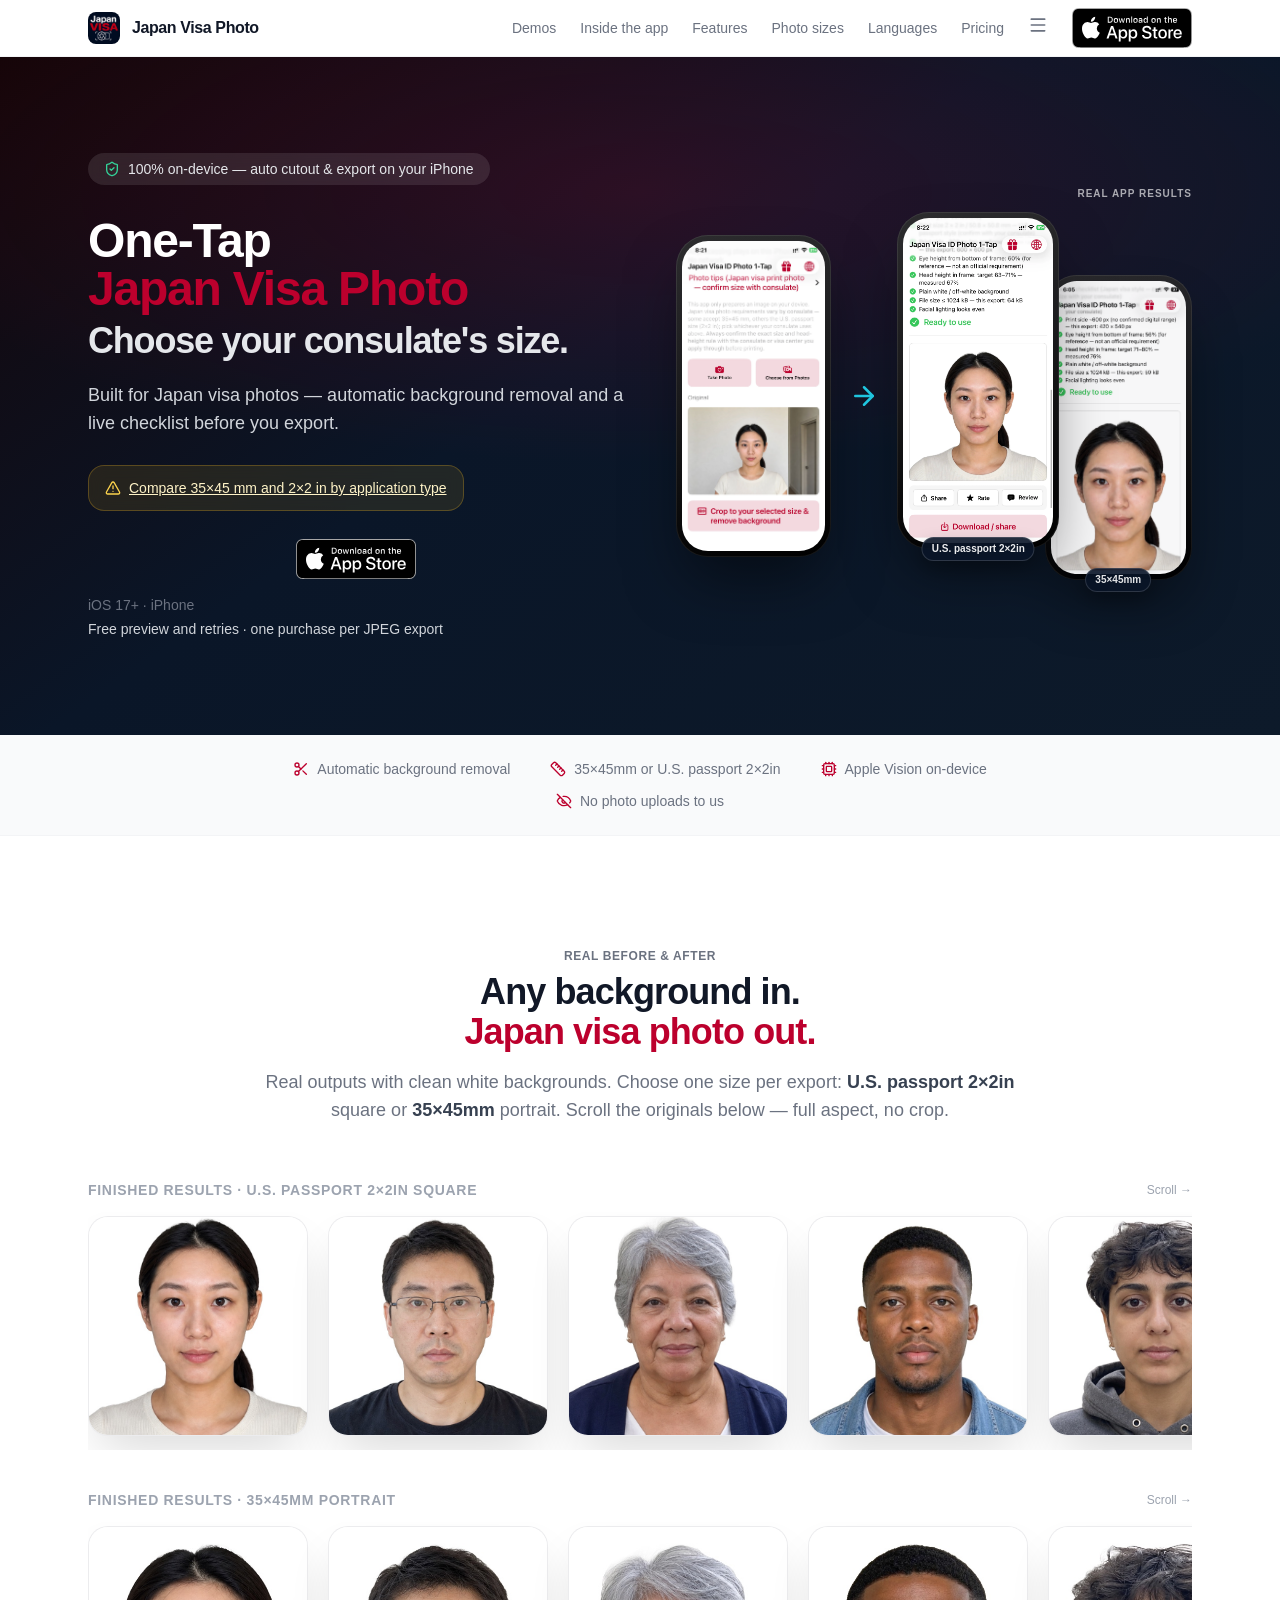
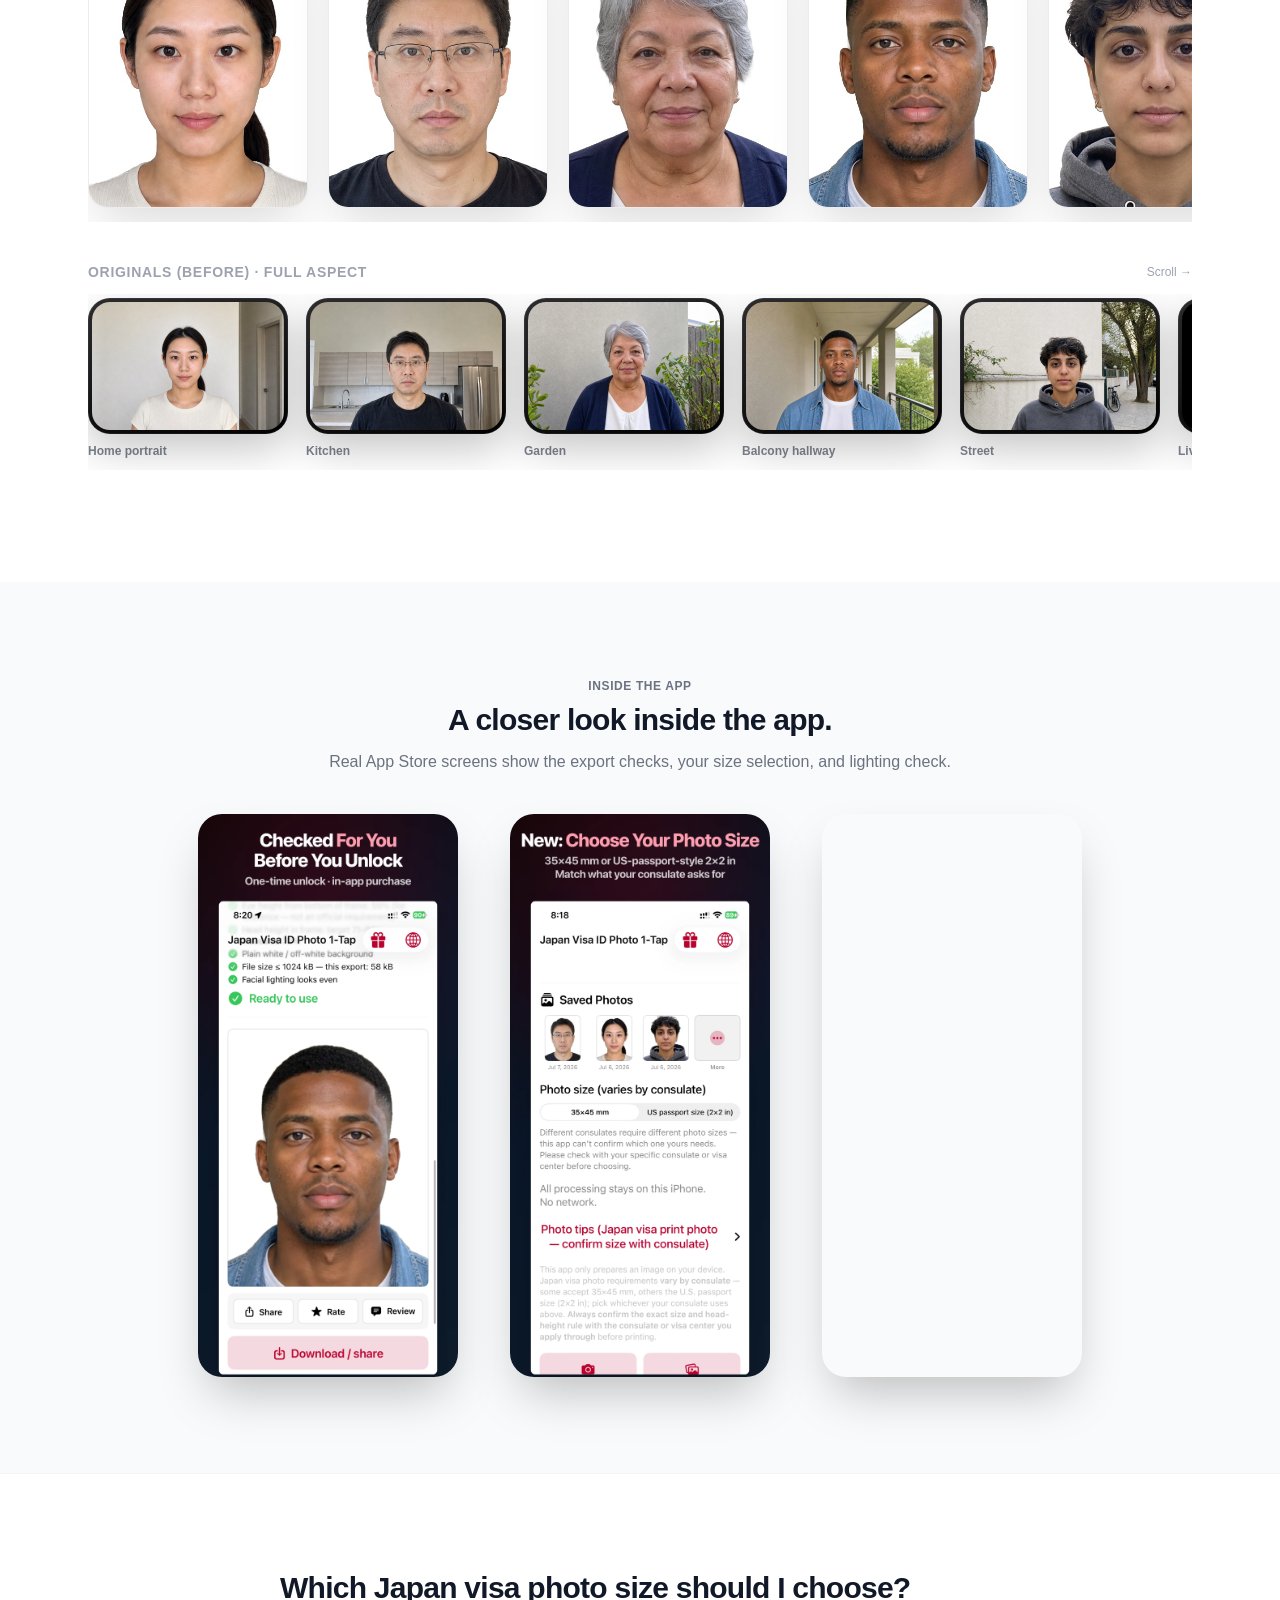
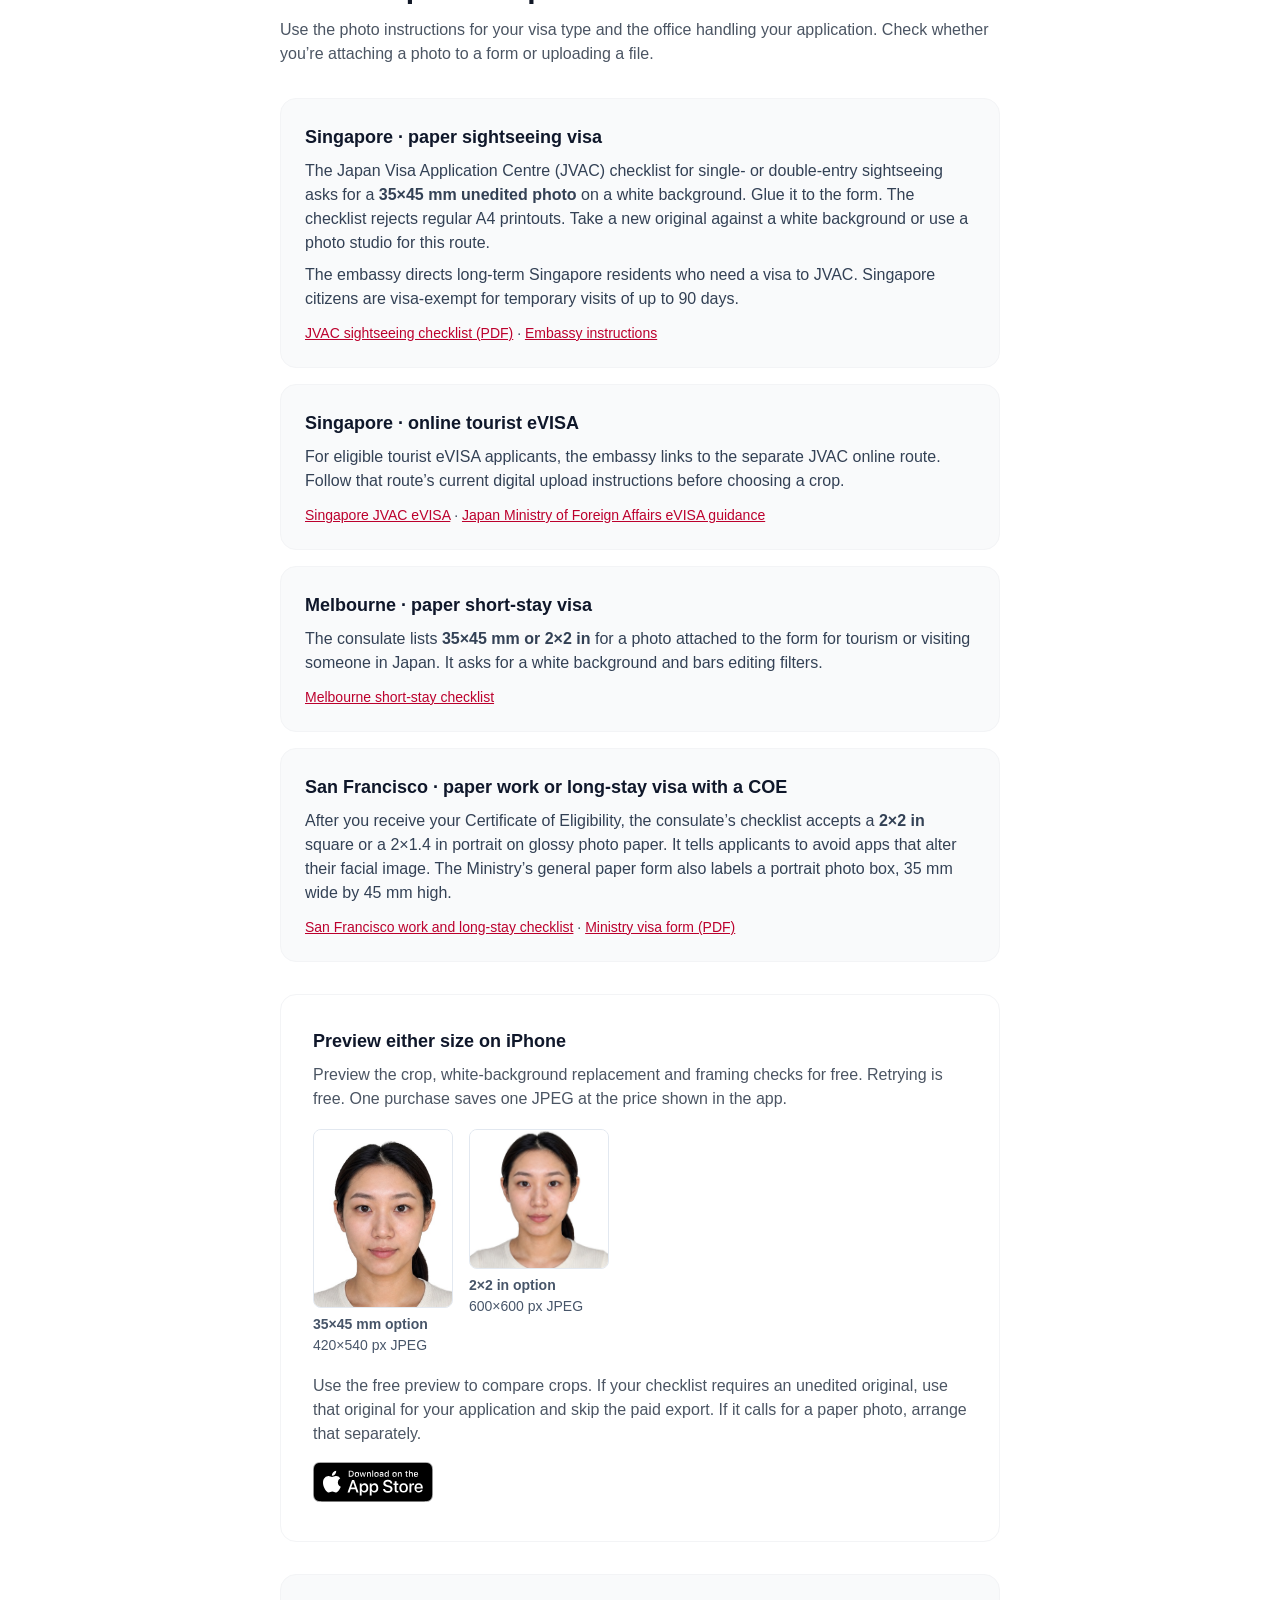
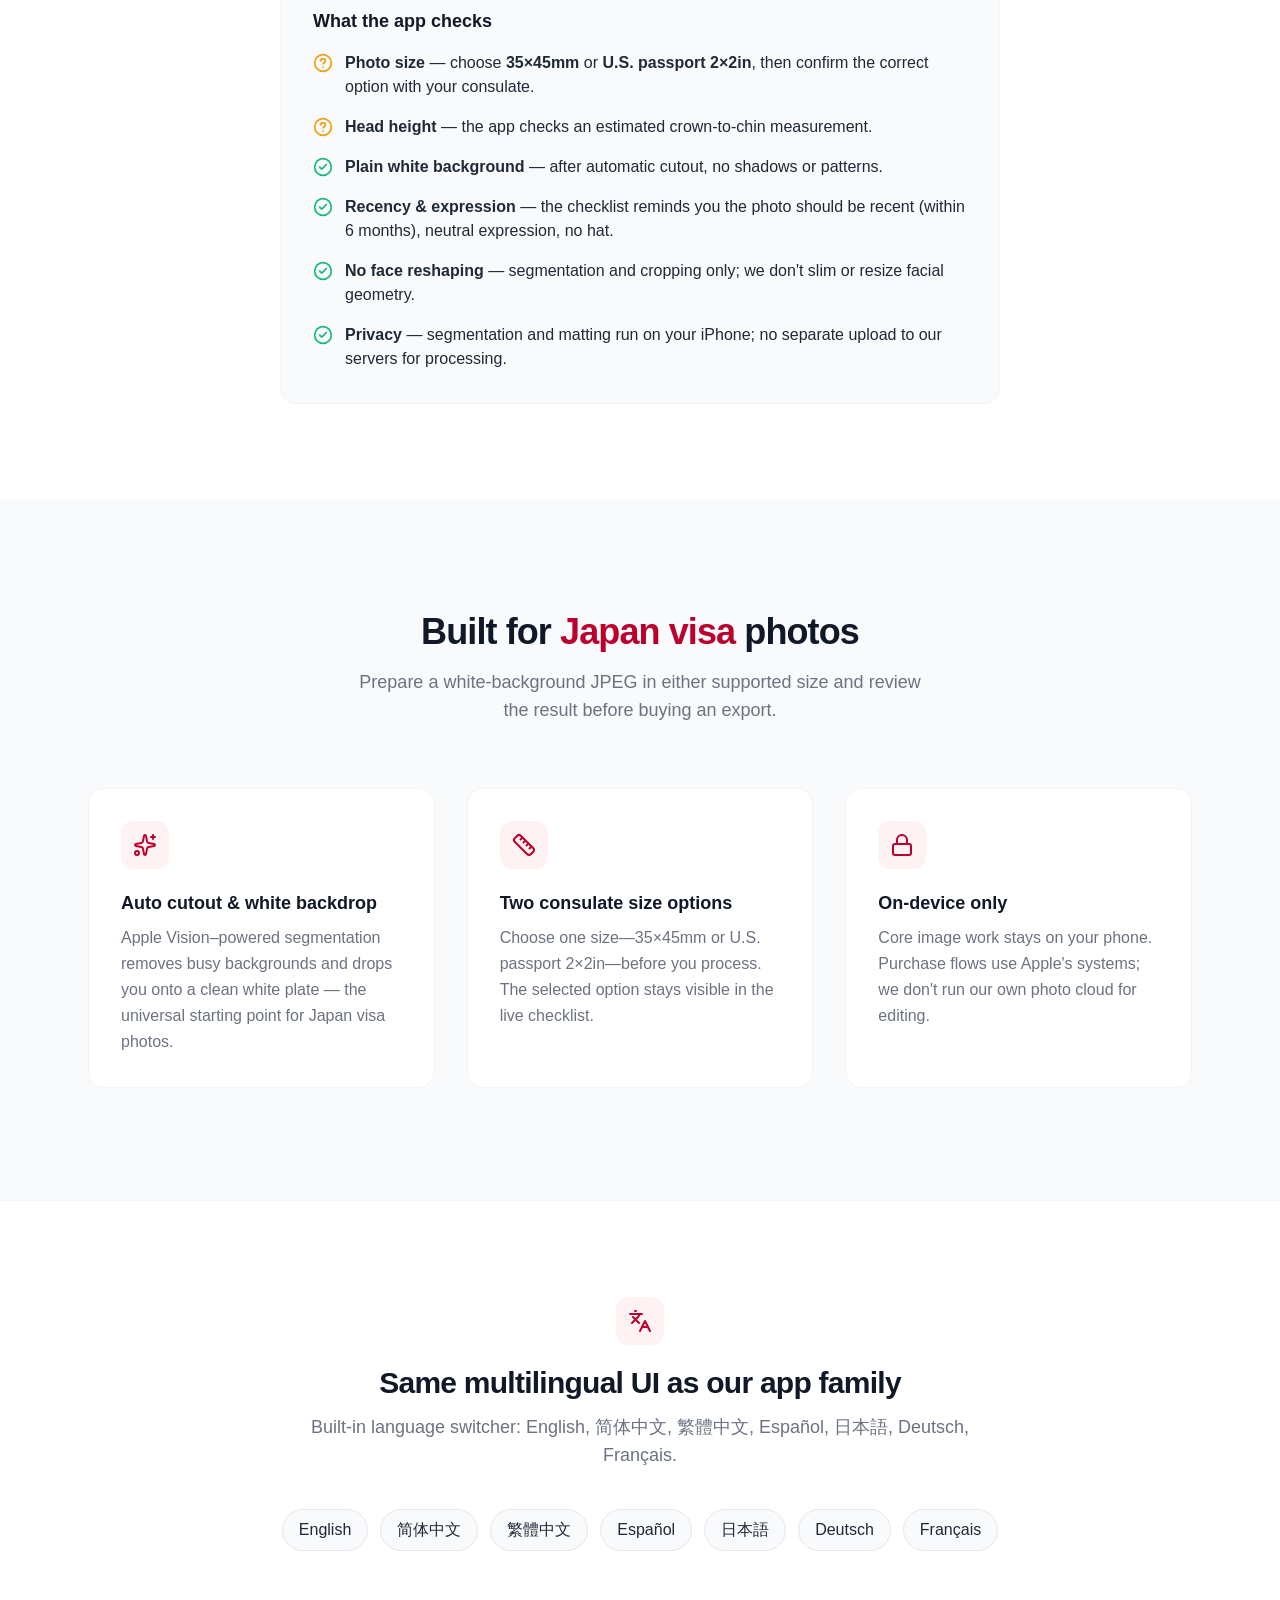
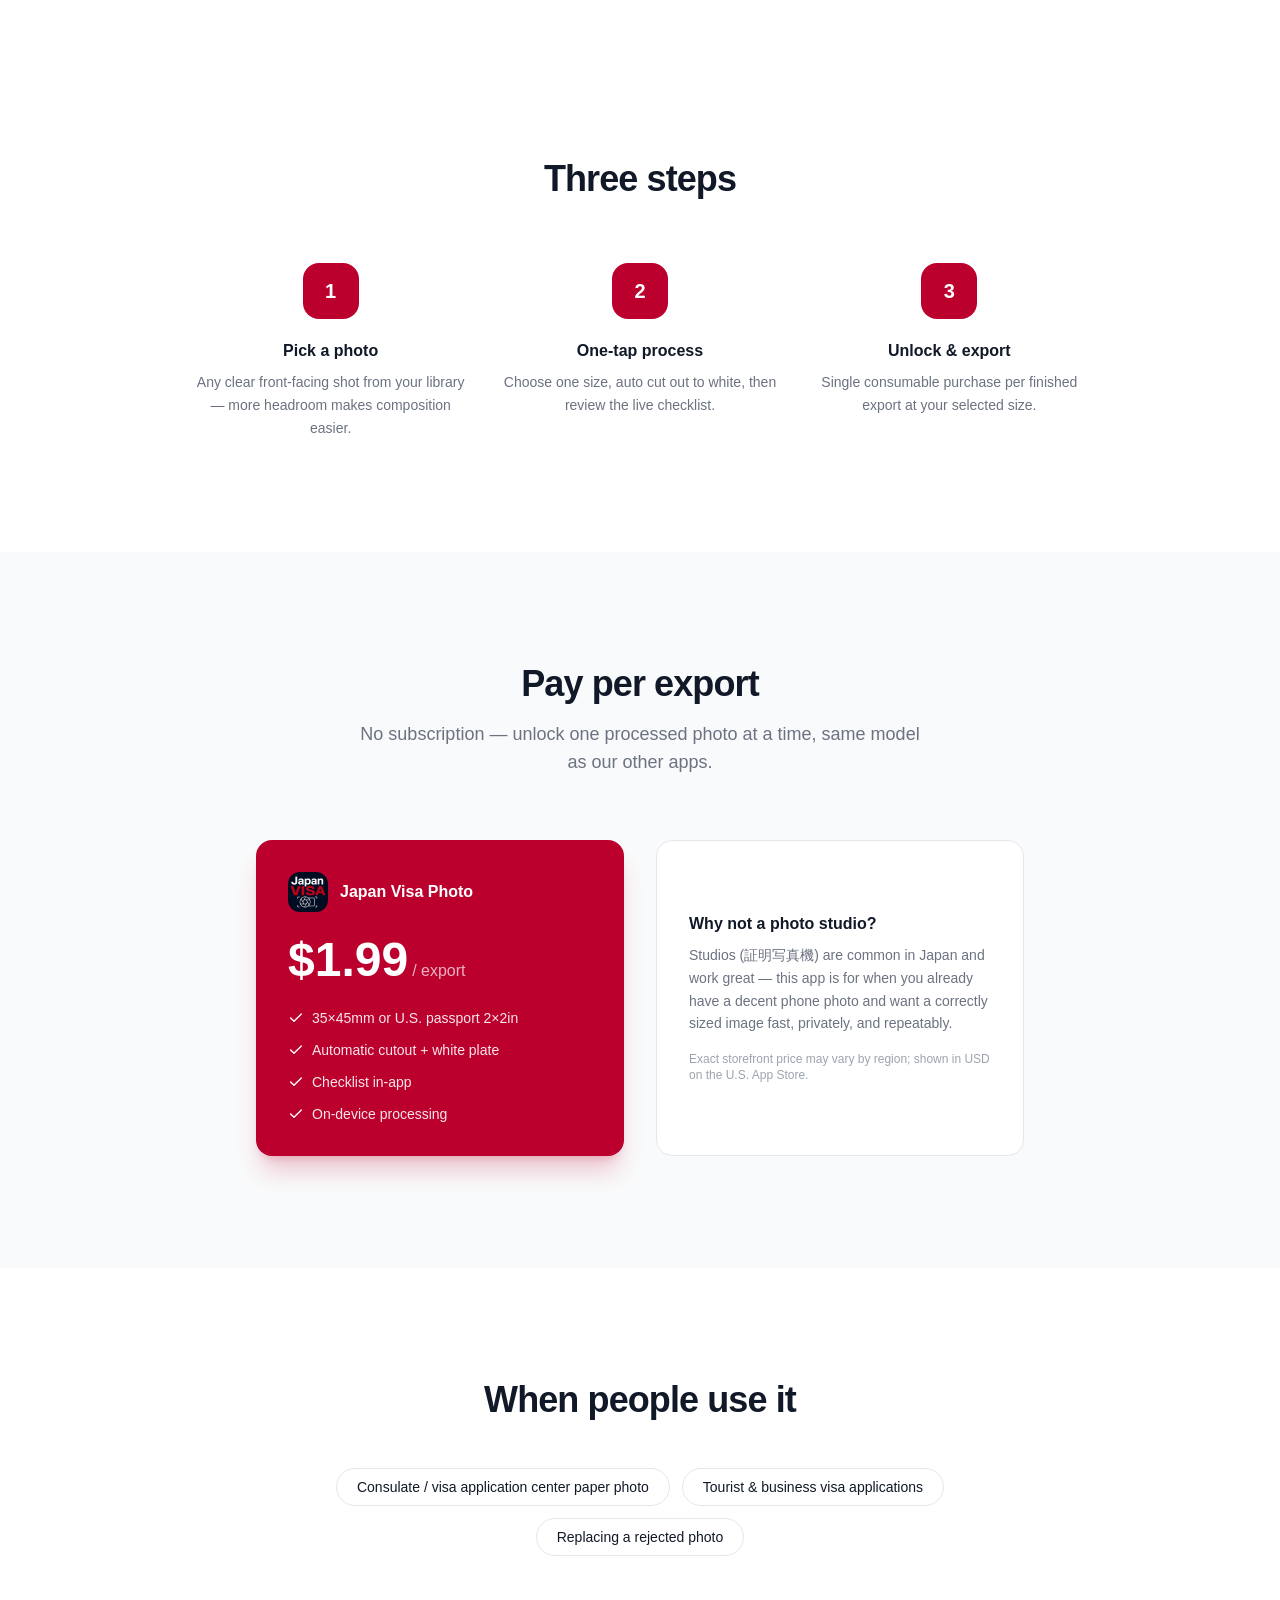
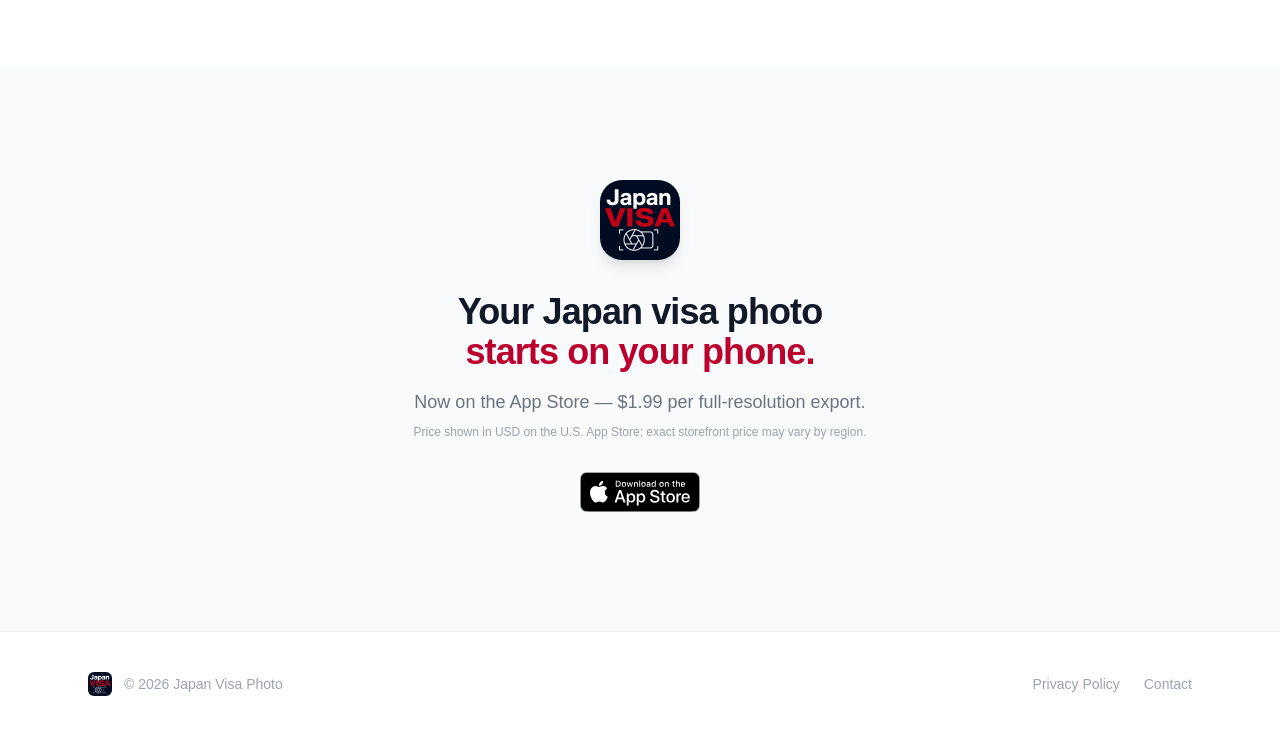
<file: index.html>
<!DOCTYPE html>
<html lang="en">
<head>
    <meta charset="UTF-8">
    <meta name="viewport" content="width=device-width, initial-scale=1.0">
    <title>Japan Visa Photo | Compare 35×45 mm and 2×2 in</title>
    <meta name="description" content="Compare 35×45 mm and 2×2 in Japan visa photos. Check Singapore sightseeing, Melbourne paper applications and eVISA, then preview the crop on iPhone.">
    <link rel="canonical" href="https://japan.visaphoto1tap.com/">
    <link rel="icon" type="image/png" href="AppIcon.png">
    <link rel="apple-touch-icon" href="AppIcon.png">
    <meta name="theme-color" content="#bc002d">
    <meta property="og:type" content="website">
    <meta property="og:url" content="https://japan.visaphoto1tap.com/">
    <meta property="og:title" content="Japan Visa Photo | Compare 35×45 mm and 2×2 in">
    <meta property="og:description" content="Compare 35×45 mm and 2×2 in Japan visa photos. Check Singapore sightseeing, Melbourne paper applications and eVISA, then preview the crop on iPhone.">
    <meta property="og:image" content="https://japan.visaphoto1tap.com/AppIcon.png">
    <meta property="og:image:width" content="1024">
    <meta property="og:image:height" content="1024">
    <meta name="twitter:card" content="summary_large_image">
    <meta name="twitter:title" content="Japan Visa Photo | Compare 35×45 mm and 2×2 in">
    <meta name="twitter:description" content="Compare 35×45 mm and 2×2 in Japan visa photos. Check Singapore sightseeing, Melbourne paper applications and eVISA, then preview the crop on iPhone.">
    <meta name="twitter:image" content="https://japan.visaphoto1tap.com/AppIcon.png">
    <script type="application/ld+json">
{
  "@context": "https://schema.org",
  "@type": "SoftwareApplication",
  "name": "Japan Visa Photo",
  "url": "https://japan.visaphoto1tap.com/",
  "image": "https://japan.visaphoto1tap.com/AppIcon.png",
  "description": "Compare 35×45 mm and 2×2 in Japan visa photos. Check Singapore sightseeing, Melbourne paper applications and eVISA, then preview the crop on iPhone.",
  "operatingSystem": "iOS 17.0 or later",
  "applicationCategory": "PhotographyApplication",
  "offers": {
    "@type": "Offer",
    "price": "0",
    "priceCurrency": "USD"
  },
  "downloadUrl": "https://apps.apple.com/app/id6787615980"
}
    </script>
    <style>
        .gradient-hero {
            background: radial-gradient(ellipse 120% 80% at 50% 20%, rgba(188, 0, 45, 0.18) 0%, transparent 50%),
                linear-gradient(145deg, #150508 0%, #0a1628 45%, #0d1a2a 100%);
        }
        .card-hover { transition: transform 0.2s ease, box-shadow 0.2s ease; }
        .card-hover:hover { transform: translateY(-4px); box-shadow: 0 20px 40px rgba(0, 0, 0, 0.08); }
        @keyframes complianceRowIn {
            from { opacity: 0; transform: translateY(8px); }
            to { opacity: 1; transform: translateY(0); }
        }
        .compliance-row { opacity: 0; animation: complianceRowIn 0.5s ease forwards; }
        .compliance-row:nth-child(1) { animation-delay: 0.05s; }
        .compliance-row:nth-child(2) { animation-delay: 0.12s; }
        .compliance-row:nth-child(3) { animation-delay: 0.19s; }
        .compliance-row:nth-child(4) { animation-delay: 0.26s; }
        .compliance-row:nth-child(5) { animation-delay: 0.33s; }
        .mock-phone {
            width: min(280px, 70vw);
            border-radius: 2.5rem;
            background: linear-gradient(165deg, #101a2c 0%, #0a1628 100%);
            padding: 14px;
            box-shadow: 0 30px 60px -12px rgba(10, 22, 40, 0.35), inset 0 0 0 1px rgba(255,255,255,0.06);
        }
        .mock-screen { background: #fff; border-radius: 1.75rem; overflow: hidden; aspect-ratio: 1 / 1; position: relative; }
        .mock-notch { position: absolute; top: 8px; left: 50%; transform: translateX(-50%); width: 34%; height: 18px; background: #0a1628; border-radius: 999px; }
        .demo-wall-img { width: 100%; max-width: 280px; margin-left: auto; margin-right: auto; height: auto; display: block; object-fit: contain; object-position: center center; border-radius: 1.25rem; box-shadow: 0 25px 50px -12px rgba(0, 0, 0, 0.15); border: 1px solid rgba(15, 23, 42, 0.08); background: #fff; }
        .demo-film { display: flex; gap: 18px; overflow-x: auto; padding: 4px 2px 10px; scroll-snap-type: x mandatory; -webkit-overflow-scrolling: touch; }
        .demo-film::-webkit-scrollbar { height: 8px; }
        .demo-film::-webkit-scrollbar-thumb { background: rgba(15, 23, 42, 0.16); border-radius: 999px; }
        .demo-film-item--original { flex: 0 0 auto; scroll-snap-align: start; width: auto; }
        .demo-film-original-wrap { width: min(200px, 52vw); border-radius: 22px; overflow: hidden; background: linear-gradient(165deg, #2c2c2e 0%, #1c1c1e 40%, #000 100%); box-shadow: 0 16px 40px rgba(0, 0, 0, 0.22), inset 0 0 0 1px rgba(255, 255, 255, 0.06); padding: 4px; }
        .demo-film-thumb-original { width: 100%; height: auto; max-height: min(340px, 58vh); display: block; object-fit: contain; object-position: center center; border-radius: 18px; background: #000; }
        .demo-film-label { margin-top: 8px; font-size: 12px; font-weight: 700; color: rgba(15, 23, 42, 0.55); }
        /* Hero before -> after visual: real device screens, same treatment */
        .hero-visual {
            display: flex;
            align-items: center;
            justify-content: center;
            gap: clamp(6px, 1.5vw, 16px);
        }
        @media (min-width: 768px) { .hero-visual { justify-content: flex-end; } }
        .hero-before { position: relative; flex: 0 0 auto; }
        /* Animated arrow */
        @keyframes heroArrowNudge {
            0%, 100% { transform: translateX(0); }
            50% { transform: translateX(5px); }
        }
        .hero-arrow {
            flex: 0 0 auto;
            color: #22d3ee;
            animation: heroArrowNudge 1.6s ease-in-out infinite;
        }
        .hero-arrow svg { width: clamp(20px, 4vw, 30px); height: clamp(20px, 4vw, 30px); }
        /* Both before and after use the same device-screen treatment */
        .hero-after { position: relative; flex: 0 0 auto; }
        .hero-phone {
            width: clamp(150px, 38vw, 220px);
            border-radius: 32px;
            padding: 6px;
            background: linear-gradient(165deg, #2c2c2e 0%, #1c1c1e 40%, #000 100%);
            box-shadow:
                0 30px 60px -12px rgba(0, 0, 0, 0.5),
                inset 0 0 0 1px rgba(255, 255, 255, 0.08);
        }
        .hero-phone img {
            width: 100%;
            height: auto;
            display: block;
            border-radius: 26px;
            background: #fff;
        }
        /* Hero flow: one original, then two selectable result sizes as a single group. */
        .hero-visual--sizes { gap: clamp(10px, 1.5vw, 18px); }
        .hero-visual--sizes > .hero-before { width: min(29%, 160px); }
        .hero-visual--sizes .hero-phone { width: 100%; }
        .hero-results {
            position: relative;
            width: min(55%, 310px);
            aspect-ratio: 4 / 5;
            flex: 0 0 auto;
        }
        .hero-results .hero-after { position: absolute; }
        .hero-results .hero-after--square { left: 0; top: 0; width: 55%; z-index: 2; }
        .hero-results .hero-after--portrait { right: 0; bottom: 0; width: 50%; z-index: 1; opacity: 0.97; }
        .hero-size-label {
            position: absolute;
            z-index: 3;
            left: 50%;
            bottom: -12px;
            transform: translateX(-50%);
            white-space: nowrap;
            border: 1px solid rgba(255, 255, 255, 0.15);
            border-radius: 999px;
            background: rgba(10, 22, 40, 0.9);
            box-shadow: 0 8px 18px rgba(0, 0, 0, 0.25);
            color: rgba(255, 255, 255, 0.92);
            font-size: 10px;
            font-weight: 700;
            line-height: 1;
            padding: 6px 9px;
        }
        .hero-results-note {
            position: absolute;
            right: 0;
            top: -26px;
            color: rgba(255, 255, 255, 0.64);
            font-size: 10px;
            font-weight: 700;
            letter-spacing: 0.1em;
            text-transform: uppercase;
        }
        @media (max-width: 767px) {
            .hero-visual--sizes { gap: 10px; margin-top: 8px; }
            .hero-results-note { display: none; }
        }
        /* Before/After pills */
        .hero-pill {
            position: absolute;
            top: 8px;
            left: 8px;
            font-size: 10px;
            font-weight: 800;
            letter-spacing: 0.04em;
            text-transform: uppercase;
            padding: 3px 8px;
            border-radius: 999px;
            background: rgba(10, 22, 40, 0.55);
            color: #fff;
            backdrop-filter: blur(4px);
        }
        /* Demo wall: single-row scrollable results strip */
        .demo-wall-row {
            display: flex;
            gap: 20px;
            overflow-x: auto;
            padding: 4px 2px 14px;
            scroll-snap-type: x mandatory;
            -webkit-overflow-scrolling: touch;
        }
        .demo-wall-row::-webkit-scrollbar { height: 8px; }
        .demo-wall-row::-webkit-scrollbar-thumb { background: rgba(15, 23, 42, 0.16); border-radius: 999px; }
        .demo-wall-item { flex: 0 0 auto; scroll-snap-align: start; width: min(220px, 56vw); }
        .size-proof-grid { display: grid; grid-template-columns: repeat(2, minmax(0, 1fr)); gap: clamp(16px, 3vw, 32px); max-width: 760px; margin: 0 auto; }
        .size-proof-card { border: 1px solid #e5e7eb; border-radius: 1.5rem; padding: clamp(12px, 2vw, 20px); background: #fff; box-shadow: 0 18px 40px -28px rgba(15, 23, 42, 0.38); }
        .size-proof-card img { width: 100%; display: block; border-radius: 1rem; border: 1px solid rgba(15, 23, 42, 0.08); }
        @media (max-width: 540px) { .size-proof-grid { grid-template-columns: 1fr; max-width: 290px; } }
        .size-guide-cases { color: #334155; }
        .size-guide-cases h3, .size-guide-preview h3 { color: #0f172a; }
        .size-guide-samples {
            display: grid;
            grid-template-columns: repeat(2, minmax(0, 140px));
            gap: 16px;
            margin: 18px 0;
        }
        .size-guide-samples img { width: 100%; height: auto; border: 1px solid #e2e8f0; border-radius: 8px; }
        .size-guide-samples figcaption { margin-top: 6px; color: #475569; font-size: .875rem; }
    </style>
<!-- Cloudflare Web Analytics --><script type="module" src="https://static.cloudflareinsights.com/beacon.min.js" data-cf-beacon='{"token": "79710ee7dd334c6ba40d5d400dbe9c9f"}'></script><!-- End Cloudflare Web Analytics -->
<!-- Icons: inline SVG from Lucide (https://lucide.dev), ISC License, see assets/licenses/lucide.txt -->
<link rel="stylesheet" href="assets/tailwind.css">
<script defer src="/assets/store-clicks-v1.js"></script></head>
<body class="bg-white text-gray-900 font-sans antialiased">

    <nav class="sticky top-0 z-50 bg-white/80 backdrop-blur-lg border-b border-gray-100">
        <div class="max-w-6xl mx-auto px-6 h-14 flex items-center justify-between">
            <div class="flex items-center gap-3">
                <img src="assets/icons/japan.webp" alt="Japan Visa Photo" class="w-8 h-8 rounded-lg" width="160" height="160" decoding="async">
                <span class="font-semibold text-gray-900 tracking-tight">Japan Visa Photo</span>
            </div>
            <div class="flex items-center gap-6 text-sm">
                <a href="#demos" class="text-gray-500 hover:text-gray-900 transition hidden sm:block">Demos</a>
                <a href="#app" class="text-gray-500 hover:text-gray-900 transition hidden sm:block">Inside the app</a>
                <a href="#features" class="text-gray-500 hover:text-gray-900 transition hidden sm:block">Features</a>
                <a href="#size-comparison" class="text-gray-500 hover:text-gray-900 transition hidden sm:block">Photo sizes</a>
                <a href="#languages" class="text-gray-500 hover:text-gray-900 transition hidden sm:block">Languages</a>
                <a href="#pricing" class="text-gray-500 hover:text-gray-900 transition hidden sm:block">Pricing</a>
                <div class="relative">
            <button type="button" id="app-switcher-btn" aria-haspopup="true" aria-expanded="false" aria-label="Other visa photo apps" class="p-2 -m-2 rounded-lg text-gray-500 hover:text-gray-900 hover:bg-gray-100 transition">
                <svg xmlns="http://www.w3.org/2000/svg" width="24" height="24" viewBox="0 0 24 24" fill="none" stroke="currentColor" stroke-width="2" stroke-linecap="round" stroke-linejoin="round" class="w-5 h-5 lucide lucide-menu" aria-hidden="true" focusable="false"><path d="M4 5h16"></path><path d="M4 12h16"></path><path d="M4 19h16"></path></svg>
            </button>
            <div id="app-switcher-menu" class="hidden fixed right-4 top-16 w-72 max-w-[calc(100vw-2rem)] bg-white rounded-2xl shadow-2xl border border-gray-100 py-2 z-50 text-left">
                <p class="px-4 py-2 text-xs font-semibold text-gray-400 uppercase tracking-wider">Our visa photo apps</p>
            <a href="https://us.visaphoto1tap.com/" class="flex items-center gap-3 px-4 py-2.5 hover:bg-gray-50 transition">
                <img src="assets/icons/us.webp" alt="" class="w-8 h-8 rounded-lg flex-shrink-0" width="32" height="32" loading="lazy" decoding="async">
                <span class="text-sm font-medium text-gray-800">US Visa Photo</span>
            </a>
            <a href="https://china.visaphoto1tap.com/" class="flex items-center gap-3 px-4 py-2.5 hover:bg-gray-50 transition">
                <img src="assets/icons/china.webp" alt="" class="w-8 h-8 rounded-lg flex-shrink-0" width="32" height="32" loading="lazy" decoding="async">
                <span class="text-sm font-medium text-gray-800">China Visa Photo</span>
            </a>
            <a href="https://schengen.visaphoto1tap.com/" class="flex items-center gap-3 px-4 py-2.5 hover:bg-gray-50 transition">
                <img src="assets/icons/schengen.webp" alt="" class="w-8 h-8 rounded-lg flex-shrink-0" width="32" height="32" loading="lazy" decoding="async">
                <span class="text-sm font-medium text-gray-800">Schengen Visa Photo</span>
            </a>
            <a href="https://india.visaphoto1tap.com/" class="flex items-center gap-3 px-4 py-2.5 hover:bg-gray-50 transition">
                <img src="assets/icons/india.webp" alt="" class="w-8 h-8 rounded-lg flex-shrink-0" width="32" height="32" loading="lazy" decoding="async">
                <span class="text-sm font-medium text-gray-800">India Visa Photo</span>
            </a>
            <a href="https://japan.visaphoto1tap.com/" class="flex items-center gap-3 px-4 py-2.5 bg-gray-50">
                <img src="assets/icons/japan.webp" alt="" class="w-8 h-8 rounded-lg flex-shrink-0" width="32" height="32" loading="lazy" decoding="async">
                <span class="text-sm font-semibold text-gray-900">Japan Visa Photo</span>
                <svg xmlns="http://www.w3.org/2000/svg" width="24" height="24" viewBox="0 0 24 24" fill="none" stroke="currentColor" stroke-width="2" stroke-linecap="round" stroke-linejoin="round" class="w-4 h-4 text-emerald-500 ml-auto flex-shrink-0 lucide lucide-check" aria-hidden="true" focusable="false"><path d="M20 6 9 17l-5-5"></path></svg>
            </a>
            <a href="https://canada.visaphoto1tap.com/" class="flex items-center gap-3 px-4 py-2.5 hover:bg-gray-50 transition">
                <img src="assets/icons/canada.webp" alt="" class="w-8 h-8 rounded-lg flex-shrink-0" width="32" height="32" loading="lazy" decoding="async">
                <span class="text-sm font-medium text-gray-800">Canada Visa Photo</span>
            </a>
            </div>
        </div>
        <a href="https://apps.apple.com/app/apple-store/id6787615980?pt=128765534&amp;ct=web-jp-en-home-japan&amp;mt=8" target="_blank" rel="noopener noreferrer" class="inline-flex" data-acquisition-store="app-store" data-acquisition-app="japan"><img src="/assets/app-store.svg" width="120" height="40" alt="Download on the App Store"></a>
            </div>
        </div>
    </nav>

    <section class="gradient-hero text-white overflow-hidden">
        <div class="max-w-6xl mx-auto px-6 py-16 md:py-24">
            <div class="grid grid-cols-1 md:grid-cols-2 gap-12 md:gap-8 items-center">
                <!-- Copy -->
                <div class="text-center md:text-left">
                <div class="inline-flex items-center gap-2 bg-white/10 backdrop-blur rounded-full px-4 py-1.5 text-sm mb-8">
                    <svg xmlns="http://www.w3.org/2000/svg" width="24" height="24" viewBox="0 0 24 24" fill="none" stroke="currentColor" stroke-width="2" stroke-linecap="round" stroke-linejoin="round" class="w-4 h-4 text-emerald-400 lucide lucide-shield-check" aria-hidden="true" focusable="false"><path d="M20 13c0 5-3.5 7.5-7.66 8.95a1 1 0 0 1-.67-.01C7.5 20.5 4 18 4 13V6a1 1 0 0 1 1-1c2 0 4.5-1.2 6.24-2.72a1.17 1.17 0 0 1 1.52 0C14.51 3.81 17 5 19 5a1 1 0 0 1 1 1z"></path><path d="m9 12 2 2 4-4"></path></svg>
                    <span class="text-gray-200">100% on-device — auto cutout &amp; export on your iPhone</span>
                </div>

                <h1 class="text-4xl sm:text-5xl md:text-5xl font-bold tracking-tight leading-tight mb-5">
                    <span class="text-white">One-Tap</span><br>
                    <span class="text-brand">Japan Visa Photo</span><br>
                    <span class="text-gray-200 text-3xl sm:text-4xl md:text-4xl font-semibold">Choose your consulate's size.</span>
                </h1>

                <p class="text-base md:text-lg text-gray-300 max-w-xl mx-auto mb-7 leading-relaxed">
                    Built for Japan visa photos — automatic background removal and a live checklist before you export.
                </p>

                <div class="inline-flex items-start gap-2 bg-amber-400/10 border border-amber-400/25 backdrop-blur rounded-2xl px-4 py-3 text-xs md:text-sm text-left max-w-xl mx-auto mb-7">
                    <svg xmlns="http://www.w3.org/2000/svg" width="24" height="24" viewBox="0 0 24 24" fill="none" stroke="currentColor" stroke-width="2" stroke-linecap="round" stroke-linejoin="round" class="w-4 h-4 text-amber-300 flex-shrink-0 mt-0.5 lucide lucide-alert-triangle" aria-hidden="true" focusable="false"><path d="m21.73 18-8-14a2 2 0 0 0-3.48 0l-8 14A2 2 0 0 0 4 21h16a2 2 0 0 0 1.73-3"></path><path d="M12 9v4"></path><path d="M12 17h.01"></path></svg>
                    <span class="text-amber-100"><a class="underline" href="#size-comparison">Compare 35×45 mm and 2×2 in by application type</a></span>
                </div>

                <div id="download" class="flex flex-col sm:flex-row items-center justify-center gap-4">
                    <a href="https://apps.apple.com/app/apple-store/id6787615980?pt=128765534&amp;ct=web-jp-en-home-japan&amp;mt=8" target="_blank" rel="noopener noreferrer" class="inline-flex" data-acquisition-store="app-store" data-acquisition-app="japan"><img src="/assets/app-store.svg" width="120" height="40" alt="Download on the App Store"></a>
                </div>
                <p class="text-gray-500 text-sm mt-4">iOS 17+ &middot; iPhone</p>
                <p class="text-gray-300 text-sm mt-1">Free preview and retries &middot; one purchase per JPEG export</p>
                </div>

                <!-- Product visual: original plus two selectable result sizes -->
                <div class="hero-visual hero-visual--sizes" aria-label="Original photo transformed into one selected visa photo size">
                    <!-- Before: the app's own "Original" screen, full raw device screenshot -->
                    <figure class="hero-before">
                        <div class="hero-phone">
                            <img src="appstore/before-original.webp" width="1170" height="2532" decoding="async" alt="The Japan Visa Photo app showing the Original photo screen with a crop and remove background button">
                        </div>
                    </figure>

                    <!-- Arrow -->
                    <div class="hero-arrow" aria-hidden="true">
                        <svg xmlns="http://www.w3.org/2000/svg" width="24" height="24" viewBox="0 0 24 24" fill="none" stroke="currentColor" stroke-width="2" stroke-linecap="round" stroke-linejoin="round" class="lucide lucide-arrow-right" aria-hidden="true" focusable="false"><path d="M5 12h14"></path><path d="m12 5 7 7-7 7"></path></svg>
                    </div>

                    <!-- Select one result size per export. Both screens use the same person. -->
                    <div class="hero-results">
                        <span class="hero-results-note">Real app results</span>
                        <figure class="hero-after hero-after--square">
                            <div class="hero-phone">
                                <img src="appstore/after-result.webp" width="1170" height="2532" decoding="async" alt="The same photo in the Japan Visa Photo app: background removed, cropped, compliance checklist passed, marked Ready to use">
                            </div>
                            <figcaption class="hero-size-label">U.S. passport 2×2in</figcaption>
                        </figure>

                        <figure class="hero-after hero-after--portrait">
                            <div class="hero-phone">
                                <img src="appstore/after-result-35x45.webp" width="1170" height="2532" decoding="async" alt="The same young woman in the Japan Visa Photo app with the 35 by 45 millimetre size selected and the checklist marked Ready to use">
                            </div>
                            <figcaption class="hero-size-label">35×45mm</figcaption>
                        </figure>
                    </div>
                </div>
            </div>
        </div>
    </section>

    <section class="bg-gray-50 border-b border-gray-100">
        <div class="max-w-4xl mx-auto px-6 py-6 flex flex-wrap items-center justify-center gap-x-10 gap-y-3 text-sm text-gray-500">
            <div class="flex items-center gap-2"><svg xmlns="http://www.w3.org/2000/svg" width="24" height="24" viewBox="0 0 24 24" fill="none" stroke="currentColor" stroke-width="2" stroke-linecap="round" stroke-linejoin="round" class="w-4 h-4 text-brand lucide lucide-scissors" aria-hidden="true" focusable="false"><circle cx="6" cy="6" r="3"></circle><path d="M8.12 8.12 12 12"></path><path d="M20 4 8.12 15.88"></path><circle cx="6" cy="18" r="3"></circle><path d="M14.8 14.8 20 20"></path></svg><span>Automatic background removal</span></div>
            <div class="flex items-center gap-2"><svg xmlns="http://www.w3.org/2000/svg" width="24" height="24" viewBox="0 0 24 24" fill="none" stroke="currentColor" stroke-width="2" stroke-linecap="round" stroke-linejoin="round" class="w-4 h-4 text-brand lucide lucide-ruler" aria-hidden="true" focusable="false"><path d="M21.3 15.3a2.4 2.4 0 0 1 0 3.4l-2.6 2.6a2.4 2.4 0 0 1-3.4 0L2.7 8.7a2.41 2.41 0 0 1 0-3.4l2.6-2.6a2.41 2.41 0 0 1 3.4 0Z"></path><path d="m14.5 12.5 2-2"></path><path d="m11.5 9.5 2-2"></path><path d="m8.5 6.5 2-2"></path><path d="m17.5 15.5 2-2"></path></svg><span>35×45mm or U.S. passport 2×2in</span></div>
            <div class="flex items-center gap-2"><svg xmlns="http://www.w3.org/2000/svg" width="24" height="24" viewBox="0 0 24 24" fill="none" stroke="currentColor" stroke-width="2" stroke-linecap="round" stroke-linejoin="round" class="w-4 h-4 text-brand lucide lucide-cpu" aria-hidden="true" focusable="false"><path d="M12 20v2"></path><path d="M12 2v2"></path><path d="M17 20v2"></path><path d="M17 2v2"></path><path d="M2 12h2"></path><path d="M2 17h2"></path><path d="M2 7h2"></path><path d="M20 12h2"></path><path d="M20 17h2"></path><path d="M20 7h2"></path><path d="M7 20v2"></path><path d="M7 2v2"></path><rect x="4" y="4" width="16" height="16" rx="2"></rect><rect x="8" y="8" width="8" height="8" rx="1"></rect></svg><span>Apple Vision on-device</span></div>
            <div class="flex items-center gap-2"><svg xmlns="http://www.w3.org/2000/svg" width="24" height="24" viewBox="0 0 24 24" fill="none" stroke="currentColor" stroke-width="2" stroke-linecap="round" stroke-linejoin="round" class="w-4 h-4 text-brand lucide lucide-eye-off" aria-hidden="true" focusable="false"><path d="M10.733 5.076a10.744 10.744 0 0 1 11.205 6.575 1 1 0 0 1 0 .696 10.747 10.747 0 0 1-1.444 2.49"></path><path d="M14.084 14.158a3 3 0 0 1-4.242-4.242"></path><path d="M17.479 17.499a10.75 10.75 0 0 1-15.417-5.151 1 1 0 0 1 0-.696 10.75 10.75 0 0 1 4.446-5.143"></path><path d="m2 2 20 20"></path></svg><span>No photo uploads to us</span></div>
        </div>
    </section>

    <section id="demos" class="py-20 md:py-28 scroll-mt-20 bg-white">
        <div class="max-w-6xl mx-auto px-6">
            <div class="text-center mb-14">
                <p class="text-gray-500 text-xs font-semibold uppercase tracking-wider mb-2">Real before &amp; after</p>
                <h2 class="text-3xl md:text-4xl font-bold tracking-tight mb-4">Any background in.<br><span class="text-brand">Japan visa photo out.</span></h2>
                <p class="text-gray-500 text-lg max-w-3xl mx-auto">Real outputs with clean white backgrounds. Choose one size per export: <strong class="text-gray-700">U.S. passport 2×2in</strong> square or <strong class="text-gray-700">35×45mm</strong> portrait. Scroll the originals below — full aspect, no crop.</p>
            </div>

            <div class="mt-10 max-w-6xl mx-auto">
                <div class="flex items-center justify-between gap-4 mb-3"><p class="text-sm font-semibold text-gray-400 uppercase tracking-wider">Finished results · U.S. passport 2×2in square</p><p class="text-xs text-gray-400 hidden sm:block">Scroll &rarr;</p></div>
                <div class="demo-wall-row" aria-label="Six square U.S. passport two by two inch results">
                    <figure class="demo-wall-item"><img src="demos/young-woman-us2x2.jpg" alt="Square two by two inch result for young woman with a ponytail" class="demo-wall-img" width="600" height="600" loading="lazy" decoding="async"></figure>
                    <figure class="demo-wall-item"><img src="demos/after-square-man-glasses.jpg" alt="Square two by two inch result for man with glasses" class="demo-wall-img" width="600" height="600" loading="lazy" decoding="async"></figure>
                    <figure class="demo-wall-item"><img src="demos/after-square-older-woman.jpg" alt="Square two by two inch result for older woman" class="demo-wall-img" width="600" height="600" loading="lazy" decoding="async"></figure>
                    <figure class="demo-wall-item"><img src="demos/after-square-man-denim.jpg" alt="Square two by two inch result for man in denim" class="demo-wall-img" width="600" height="600" loading="lazy" decoding="async"></figure>
                    <figure class="demo-wall-item"><img src="demos/after-square-woman-curly.jpg" alt="Square two by two inch result for woman with curly hair" class="demo-wall-img" width="600" height="600" loading="lazy" decoding="async"></figure>
                    <figure class="demo-wall-item"><img src="demos/after-square-woman.jpg" alt="Square two by two inch result for woman" class="demo-wall-img" width="600" height="600" loading="lazy" decoding="async"></figure>
                </div>
            </div>

            <div class="mt-10 max-w-6xl mx-auto">
                <div class="flex items-center justify-between gap-4 mb-3"><p class="text-sm font-semibold text-gray-400 uppercase tracking-wider">Finished results · 35×45mm portrait</p><p class="text-xs text-gray-400 hidden sm:block">Scroll &rarr;</p></div>
                <div class="demo-wall-row" aria-label="Six portrait 35 by 45 millimetre results">
                    <figure class="demo-wall-item"><img src="demos/after-portrait-young-woman.jpg" alt="Portrait 35 by 45 millimetre result for young woman with a ponytail" class="demo-wall-img" width="420" height="540" loading="lazy" decoding="async"></figure>
                    <figure class="demo-wall-item"><img src="demos/after-portrait-man-glasses.jpg" alt="Portrait 35 by 45 millimetre result for man with glasses" class="demo-wall-img" width="420" height="540" loading="lazy" decoding="async"></figure>
                    <figure class="demo-wall-item"><img src="demos/after-portrait-older-woman.jpg" alt="Portrait 35 by 45 millimetre result for older woman" class="demo-wall-img" width="420" height="540" loading="lazy" decoding="async"></figure>
                    <figure class="demo-wall-item"><img src="demos/after-portrait-man-denim.jpg" alt="Portrait 35 by 45 millimetre result for man in denim" class="demo-wall-img" width="420" height="540" loading="lazy" decoding="async"></figure>
                    <figure class="demo-wall-item"><img src="demos/after-portrait-woman-curly.jpg" alt="Portrait 35 by 45 millimetre result for woman with curly hair" class="demo-wall-img" width="420" height="540" loading="lazy" decoding="async"></figure>
                    <figure class="demo-wall-item"><img src="demos/after-portrait-woman.jpg" alt="Portrait 35 by 45 millimetre result for woman" class="demo-wall-img" width="420" height="540" loading="lazy" decoding="async"></figure>
                </div>
            </div>

            <div class="mt-10 max-w-6xl mx-auto">
                <div class="flex items-center justify-between gap-4 mb-3"><p class="text-sm font-semibold text-gray-400 uppercase tracking-wider">Originals (before) · full aspect</p><p class="text-xs text-gray-400 hidden sm:block">Scroll &rarr;</p></div>
                <div class="demo-film" aria-label="Original photo film strip">
                    <div class="demo-film-item--original"><div class="demo-film-original-wrap"><img src="demos/young-woman-original.jpg" alt="Young woman with a ponytail before processing" class="demo-film-thumb-original" decoding="async" width="1536" height="1024" loading="lazy"></div><div class="demo-film-label">Home portrait</div></div>
                    <div class="demo-film-item--original"><div class="demo-film-original-wrap"><img src="demos/demo-02-original.jpg" alt="Original 2" class="demo-film-thumb-original" decoding="async" width="1536" height="1024" loading="lazy"></div><div class="demo-film-label">Kitchen</div></div>
                    <div class="demo-film-item--original"><div class="demo-film-original-wrap"><img src="demos/demo-03-original.webp" alt="Original 3" class="demo-film-thumb-original" decoding="async" width="1536" height="1024" loading="lazy"></div><div class="demo-film-label">Garden</div></div>
                    <div class="demo-film-item--original"><div class="demo-film-original-wrap"><img src="demos/demo-04-original.webp" alt="Original 4" class="demo-film-thumb-original" decoding="async" width="1536" height="1024" loading="lazy"></div><div class="demo-film-label">Balcony hallway</div></div>
                    <div class="demo-film-item--original"><div class="demo-film-original-wrap"><img src="demos/demo-05-original.webp" alt="Original 5" class="demo-film-thumb-original" decoding="async" width="1536" height="1024" loading="lazy"></div><div class="demo-film-label">Street</div></div>
                    <div class="demo-film-item--original"><div class="demo-film-original-wrap"><img src="demos/demo-06-original.jpg" alt="Original 6" class="demo-film-thumb-original" decoding="async" width="1536" height="1024" loading="lazy"></div><div class="demo-film-label">Living room</div></div>
                </div>
            </div>
        </div>
    </section>

    <section id="app" class="py-16 md:py-24 bg-gray-50 scroll-mt-24">
        <div class="max-w-6xl mx-auto px-6 text-center">
            <p class="text-gray-500 text-xs font-semibold uppercase tracking-wider mb-2">Inside the app</p>
            <h2 class="text-2xl md:text-3xl font-bold tracking-tight text-gray-900 mb-3">A closer look inside the app.</h2>
            <p class="text-gray-500 text-sm md:text-base max-w-2xl mx-auto mb-10">Real App Store screens show the export checks, your size selection, and lighting check.</p>
            <div class="grid grid-cols-1 sm:grid-cols-3 gap-8 md:gap-10 justify-items-center max-w-4xl mx-auto">
                <img src="appstore/inside-app-checklist.webp" alt="Japan Visa Photo App Store screen showing the export checklist before unlock" class="rounded-[1.5rem] shadow-2xl w-full max-w-[260px] h-auto" width="1284" height="2778" loading="lazy" decoding="async">
                <img src="appstore/inside-app-size.webp" alt="Japan Visa Photo App Store screen showing selection of 35 by 45 millimetres or US passport 2 by 2 inches" class="rounded-[1.5rem] shadow-2xl w-full max-w-[260px] h-auto" width="1284" height="2778" loading="lazy" decoding="async">
                <img src="appstore/inside-app-lighting.webp" alt="Japan Visa Photo App Store screen showing the lighting check before export" class="rounded-[1.5rem] shadow-2xl w-full max-w-[260px] h-auto" width="1284" height="2778" loading="lazy" decoding="async">
            </div>
        </div>
    </section>

    <section id="compliance-checklist" class="py-16 md:py-24 bg-white border-t border-gray-100">
        <div class="max-w-3xl mx-auto px-6">
            <div class="mb-8">
                <h2 id="size-comparison" class="text-2xl md:text-3xl font-bold tracking-tight mb-3 scroll-mt-24">Which Japan visa photo size should I choose?</h2>
                <p class="text-gray-600">Use the photo instructions for your visa type and the office handling your application. Check whether you’re attaching a photo to a form or uploading a file.</p>
            </div>
            <div class="space-y-4 size-guide-cases">
                <article class="bg-gray-50 border border-gray-100 rounded-2xl p-6">
                    <h3 class="font-semibold text-lg mb-2">Singapore · paper sightseeing visa</h3>
                    <p>The Japan Visa Application Centre (JVAC) checklist for single- or double-entry sightseeing asks for a <strong>35×45 mm unedited photo</strong> on a white background. Glue it to the form. The checklist rejects regular A4 printouts. Take a new original against a white background or use a photo studio for this route.</p>
                    <p class="mt-2">The embassy directs long-term Singapore residents who need a visa to JVAC. Singapore citizens are visa-exempt for temporary visits of up to 90 days.</p>
                    <p class="mt-3 text-sm"><a class="text-brand underline" href="https://www.vfsglobal.com/one-pager/japan/singapore/english/pdf/sight-seeing-Single-or-Double-entry-apr-2026.pdf">JVAC sightseeing checklist (PDF)</a> · <a class="text-brand underline" href="https://www.sg.emb-japan.go.jp/itpr_en/visit.html">Embassy instructions</a></p>
                </article>
                <article class="bg-gray-50 border border-gray-100 rounded-2xl p-6">
                    <h3 class="font-semibold text-lg mb-2">Singapore · online tourist eVISA</h3>
                    <p>For eligible tourist eVISA applicants, the embassy links to the separate JVAC online route. Follow that route’s current digital upload instructions before choosing a crop.</p>
                    <p class="mt-3 text-sm"><a class="text-brand underline" href="https://visa.vfsglobal.com/sgp/en/jpn/apply-e-visa">Singapore JVAC eVISA</a> · <a class="text-brand underline" href="https://www.mofa.go.jp/j_info/visit/visa/visaonline.html">Japan Ministry of Foreign Affairs eVISA guidance</a></p>
                </article>
                <article class="bg-gray-50 border border-gray-100 rounded-2xl p-6">
                    <h3 class="font-semibold text-lg mb-2">Melbourne · paper short-stay visa</h3>
                    <p>The consulate lists <strong>35×45 mm or 2×2 in</strong> for a photo attached to the form for tourism or visiting someone in Japan. It asks for a white background and bars editing filters.</p>
                    <p class="mt-3 text-sm"><a class="text-brand underline" href="https://www.melbourne.au.emb-japan.go.jp/itpr_en/visa-ss.html">Melbourne short-stay checklist</a></p>
                </article>
                <article class="bg-gray-50 border border-gray-100 rounded-2xl p-6">
                    <h3 class="font-semibold text-lg mb-2">San Francisco · paper work or long-stay visa with a COE</h3>
                    <p>After you receive your Certificate of Eligibility, the consulate’s checklist accepts a <strong>2×2 in</strong> square or a 2×1.4 in portrait on glossy photo paper. It tells applicants to avoid apps that alter their facial image. The Ministry’s general paper form also labels a portrait photo box, 35 mm wide by 45 mm high.</p>
                    <p class="mt-3 text-sm"><a class="text-brand underline" href="https://www.sf.us.emb-japan.go.jp/itpr_en/e_m02_01_03.html">San Francisco work and long-stay checklist</a> · <a class="text-brand underline" href="https://www.mofa.go.jp/files/000124525.pdf">Ministry visa form (PDF)</a></p>
                </article>
            </div>
            <div class="size-guide-preview bg-white border border-gray-100 rounded-2xl p-6 md:p-8 mt-8 mb-8">
                <h3 class="font-semibold text-lg mb-2">Preview either size on iPhone</h3>
                <p class="text-gray-600">Preview the crop, white-background replacement and framing checks for free. Retrying is free. One purchase saves one JPEG at the price shown in the app.</p>
                <div class="size-guide-samples">
                    <figure>
                        <img src="demos/after-portrait-young-woman.jpg" alt="Portrait crop of a woman with a white background" width="420" height="540" loading="lazy" decoding="async">
                        <figcaption><strong>35×45 mm option</strong><br>420×540 px JPEG</figcaption>
                    </figure>
                    <figure>
                        <img src="demos/young-woman-us2x2.jpg" alt="Square crop of the same woman with a white background" width="600" height="600" loading="lazy" decoding="async">
                        <figcaption><strong>2×2 in option</strong><br>600×600 px JPEG</figcaption>
                    </figure>
                </div>
                <p class="text-gray-600 mb-4">Use the free preview to compare crops. If your checklist requires an unedited original, use that original for your application and skip the paid export. If it calls for a paper photo, arrange that separately.</p>
                <a href="https://apps.apple.com/app/apple-store/id6787615980?pt=128765534&amp;ct=web-jp-en-home-japan&amp;mt=8" target="_blank" rel="noopener noreferrer" class="inline-flex" data-acquisition-store="app-store" data-acquisition-app="japan"><img src="/assets/app-store.svg" width="120" height="40" alt="Download on the App Store"></a>
            </div>
            <div class="bg-gray-50 rounded-2xl border border-gray-100 p-6 md:p-8">
                <h3 class="font-semibold text-lg mb-4">What the app checks</h3>
                <ul class="space-y-4 text-left text-sm md:text-base text-gray-800">
                    <li class="compliance-row flex items-start gap-3"><svg xmlns="http://www.w3.org/2000/svg" width="24" height="24" viewBox="0 0 24 24" fill="none" stroke="currentColor" stroke-width="2" stroke-linecap="round" stroke-linejoin="round" class="w-5 h-5 text-amber-500 flex-shrink-0 mt-0.5 lucide lucide-help-circle" aria-hidden="true" focusable="false"><circle cx="12" cy="12" r="10"></circle><path d="M9 9.5a3 2.5 0 016 0c0 2-2 2-3 3.5"></path><path d="M12 17h.01"></path></svg><span><strong>Photo size</strong> &mdash; choose <strong>35×45mm</strong> or <strong>U.S. passport 2×2in</strong>, then confirm the correct option with your consulate.</span></li>
                    <li class="compliance-row flex items-start gap-3"><svg xmlns="http://www.w3.org/2000/svg" width="24" height="24" viewBox="0 0 24 24" fill="none" stroke="currentColor" stroke-width="2" stroke-linecap="round" stroke-linejoin="round" class="w-5 h-5 text-amber-500 flex-shrink-0 mt-0.5 lucide lucide-help-circle" aria-hidden="true" focusable="false"><circle cx="12" cy="12" r="10"></circle><path d="M9 9.5a3 2.5 0 016 0c0 2-2 2-3 3.5"></path><path d="M12 17h.01"></path></svg><span><strong>Head height</strong> &mdash; the app checks an estimated crown-to-chin measurement.</span></li>
                    <li class="compliance-row flex items-start gap-3"><svg xmlns="http://www.w3.org/2000/svg" width="24" height="24" viewBox="0 0 24 24" fill="none" stroke="currentColor" stroke-width="2" stroke-linecap="round" stroke-linejoin="round" class="w-5 h-5 text-emerald-500 flex-shrink-0 mt-0.5 lucide lucide-check-circle-2" aria-hidden="true" focusable="false"><circle cx="12" cy="12" r="10"></circle><path d="m16 9-5.5 5.5L8 12"></path></svg><span><strong>Plain white background</strong> &mdash; after automatic cutout, no shadows or patterns.</span></li>
                    <li class="compliance-row flex items-start gap-3"><svg xmlns="http://www.w3.org/2000/svg" width="24" height="24" viewBox="0 0 24 24" fill="none" stroke="currentColor" stroke-width="2" stroke-linecap="round" stroke-linejoin="round" class="w-5 h-5 text-emerald-500 flex-shrink-0 mt-0.5 lucide lucide-check-circle-2" aria-hidden="true" focusable="false"><circle cx="12" cy="12" r="10"></circle><path d="m16 9-5.5 5.5L8 12"></path></svg><span><strong>Recency &amp; expression</strong> &mdash; the checklist reminds you the photo should be recent (within 6 months), neutral expression, no hat.</span></li>
                    <li class="compliance-row flex items-start gap-3"><svg xmlns="http://www.w3.org/2000/svg" width="24" height="24" viewBox="0 0 24 24" fill="none" stroke="currentColor" stroke-width="2" stroke-linecap="round" stroke-linejoin="round" class="w-5 h-5 text-emerald-500 flex-shrink-0 mt-0.5 lucide lucide-check-circle-2" aria-hidden="true" focusable="false"><circle cx="12" cy="12" r="10"></circle><path d="m16 9-5.5 5.5L8 12"></path></svg><span><strong>No face reshaping</strong> &mdash; segmentation and cropping only; we don't slim or resize facial geometry.</span></li>
                    <li class="compliance-row flex items-start gap-3"><svg xmlns="http://www.w3.org/2000/svg" width="24" height="24" viewBox="0 0 24 24" fill="none" stroke="currentColor" stroke-width="2" stroke-linecap="round" stroke-linejoin="round" class="w-5 h-5 text-emerald-500 flex-shrink-0 mt-0.5 lucide lucide-check-circle-2" aria-hidden="true" focusable="false"><circle cx="12" cy="12" r="10"></circle><path d="m16 9-5.5 5.5L8 12"></path></svg><span><strong>Privacy</strong> &mdash; segmentation and matting run on your iPhone; no separate upload to our servers for processing.</span></li>
                </ul>

            </div>
        </div>
    </section>

    <section id="features" class="bg-gray-50 py-20 md:py-28">
        <div class="max-w-6xl mx-auto px-6">
            <div class="text-center mb-16">
                <h2 class="text-3xl md:text-4xl font-bold tracking-tight mb-4">Built for <span class="text-brand">Japan visa</span> photos</h2>
                <p class="text-gray-500 text-lg max-w-xl mx-auto">Prepare a white-background JPEG in either supported size and review the result before buying an export.</p>
            </div>
            <div class="grid md:grid-cols-3 gap-8">
                <div class="card-hover bg-white border border-gray-100 rounded-2xl p-8">
                    <div class="w-12 h-12 bg-red-50 rounded-xl flex items-center justify-center mb-5"><svg xmlns="http://www.w3.org/2000/svg" width="24" height="24" viewBox="0 0 24 24" fill="none" stroke="currentColor" stroke-width="2" stroke-linecap="round" stroke-linejoin="round" class="w-6 h-6 text-brand lucide lucide-sparkles" aria-hidden="true" focusable="false"><path d="M11.017 2.814a1 1 0 0 1 1.966 0l1.051 5.558a2 2 0 0 0 1.594 1.594l5.558 1.051a1 1 0 0 1 0 1.966l-5.558 1.051a2 2 0 0 0-1.594 1.594l-1.051 5.558a1 1 0 0 1-1.966 0l-1.051-5.558a2 2 0 0 0-1.594-1.594l-5.558-1.051a1 1 0 0 1 0-1.966l5.558-1.051a2 2 0 0 0 1.594-1.594z"></path><path d="M20 2v4"></path><path d="M22 4h-4"></path><circle cx="4" cy="20" r="2"></circle></svg></div>
                    <h3 class="text-lg font-semibold mb-2">Auto cutout &amp; white backdrop</h3>
                    <p class="text-gray-500 leading-relaxed">Apple Vision–powered segmentation removes busy backgrounds and drops you onto a clean white plate — the universal starting point for Japan visa photos.</p>
                </div>
                <div class="card-hover bg-white border border-gray-100 rounded-2xl p-8">
                    <div class="w-12 h-12 bg-red-50 rounded-xl flex items-center justify-center mb-5"><svg xmlns="http://www.w3.org/2000/svg" width="24" height="24" viewBox="0 0 24 24" fill="none" stroke="currentColor" stroke-width="2" stroke-linecap="round" stroke-linejoin="round" class="w-6 h-6 text-brand lucide lucide-ruler" aria-hidden="true" focusable="false"><path d="M21.3 15.3a2.4 2.4 0 0 1 0 3.4l-2.6 2.6a2.4 2.4 0 0 1-3.4 0L2.7 8.7a2.41 2.41 0 0 1 0-3.4l2.6-2.6a2.41 2.41 0 0 1 3.4 0Z"></path><path d="m14.5 12.5 2-2"></path><path d="m11.5 9.5 2-2"></path><path d="m8.5 6.5 2-2"></path><path d="m17.5 15.5 2-2"></path></svg></div>
                    <h3 class="text-lg font-semibold mb-2">Two consulate size options</h3>
                    <p class="text-gray-500 leading-relaxed">Choose one size—35×45mm or U.S. passport 2×2in—before you process. The selected option stays visible in the live checklist.</p>
                </div>
                <div class="card-hover bg-white border border-gray-100 rounded-2xl p-8">
                    <div class="w-12 h-12 bg-red-50 rounded-xl flex items-center justify-center mb-5"><svg xmlns="http://www.w3.org/2000/svg" width="24" height="24" viewBox="0 0 24 24" fill="none" stroke="currentColor" stroke-width="2" stroke-linecap="round" stroke-linejoin="round" class="w-6 h-6 text-brand lucide lucide-lock" aria-hidden="true" focusable="false"><rect width="18" height="11" x="3" y="11" rx="2" ry="2"></rect><path d="M7 11V7a5 5 0 0 1 10 0v4"></path></svg></div>
                    <h3 class="text-lg font-semibold mb-2">On-device only</h3>
                    <p class="text-gray-500 leading-relaxed">Core image work stays on your phone. Purchase flows use Apple's systems; we don't run our own photo cloud for editing.</p>
                </div>
            </div>
        </div>
    </section>

    <section id="languages" class="py-16 md:py-24 bg-white border-t border-gray-100">
        <div class="max-w-4xl mx-auto px-6 text-center">
            <div class="inline-flex items-center justify-center w-12 h-12 bg-red-50 rounded-xl mb-5"><svg xmlns="http://www.w3.org/2000/svg" width="24" height="24" viewBox="0 0 24 24" fill="none" stroke="currentColor" stroke-width="2" stroke-linecap="round" stroke-linejoin="round" class="w-6 h-6 text-brand lucide lucide-languages" aria-hidden="true" focusable="false"><path d="m5 8 6 6"></path><path d="m4 14 6-6 2-3"></path><path d="M2 5h12"></path><path d="M7 2h1"></path><path d="m22 22-5-10-5 10"></path><path d="M14 18h6"></path></svg></div>
            <h2 class="text-2xl md:text-3xl font-bold tracking-tight mb-3">Same multilingual UI as our app family</h2>
            <p class="text-gray-500 text-base md:text-lg max-w-2xl mx-auto mb-10 leading-relaxed">Built-in language switcher: English, 简体中文, 繁體中文, Español, 日本語, Deutsch, Français.</p>
            <ul class="flex flex-wrap items-center justify-center gap-3 max-w-3xl mx-auto text-sm md:text-base">
                <li class="bg-gray-50 border border-gray-200 rounded-full px-4 py-2 font-medium text-gray-800">English</li>
                <li class="bg-gray-50 border border-gray-200 rounded-full px-4 py-2 font-medium text-gray-800">简体中文</li>
                <li class="bg-gray-50 border border-gray-200 rounded-full px-4 py-2 font-medium text-gray-800">繁體中文</li>
                <li class="bg-gray-50 border border-gray-200 rounded-full px-4 py-2 font-medium text-gray-800">Español</li>
                <li class="bg-gray-50 border border-gray-200 rounded-full px-4 py-2 font-medium text-gray-800">日本語</li>
                <li class="bg-gray-50 border border-gray-200 rounded-full px-4 py-2 font-medium text-gray-800">Deutsch</li>
                <li class="bg-gray-50 border border-gray-200 rounded-full px-4 py-2 font-medium text-gray-800">Français</li>
            </ul>
        </div>
    </section>

    <section id="how-it-works" class="py-20 md:py-28">
        <div class="max-w-6xl mx-auto px-6">
            <div class="text-center mb-16"><h2 class="text-3xl md:text-4xl font-bold tracking-tight mb-4">Three steps</h2></div>
            <div class="grid md:grid-cols-3 gap-8 max-w-4xl mx-auto">
                <div class="text-center">
                    <div class="w-14 h-14 bg-brand text-white rounded-2xl flex items-center justify-center text-xl font-bold mx-auto mb-5">1</div>
                    <h3 class="font-semibold mb-2">Pick a photo</h3>
                    <p class="text-gray-500 text-sm leading-relaxed">Any clear front-facing shot from your library — more headroom makes composition easier.</p>
                </div>
                <div class="text-center">
                    <div class="w-14 h-14 bg-brand text-white rounded-2xl flex items-center justify-center text-xl font-bold mx-auto mb-5">2</div>
                    <h3 class="font-semibold mb-2">One-tap process</h3>
                    <p class="text-gray-500 text-sm leading-relaxed">Choose one size, auto cut out to white, then review the live checklist.</p>
                </div>
                <div class="text-center">
                    <div class="w-14 h-14 bg-brand text-white rounded-2xl flex items-center justify-center text-xl font-bold mx-auto mb-5">3</div>
                    <h3 class="font-semibold mb-2">Unlock &amp; export</h3>
                    <p class="text-gray-500 text-sm leading-relaxed">Single consumable purchase per finished export at your selected size.</p>
                </div>
            </div>
        </div>
    </section>

    <section id="pricing" class="bg-gray-50 py-20 md:py-28">
        <div class="max-w-6xl mx-auto px-6">
            <div class="text-center mb-16">
                <h2 class="text-3xl md:text-4xl font-bold tracking-tight mb-4">Pay per export</h2>
                <p class="text-gray-500 text-lg max-w-xl mx-auto">No subscription — unlock one processed photo at a time, same model as our other apps.</p>
            </div>
            <div class="grid md:grid-cols-2 gap-8 max-w-3xl mx-auto">
                <div class="bg-brand text-white rounded-2xl p-8 shadow-xl shadow-brand/20">
                    <div class="flex items-center gap-3 mb-6">
                        <img src="assets/icons/japan.webp" alt="" class="w-10 h-10 rounded-xl" width="160" height="160" decoding="async" loading="lazy">
                        <span class="font-semibold">Japan Visa Photo</span>
                    </div>
                    <div class="mb-6"><span class="text-5xl font-bold">$1.99</span><span class="text-white/70 ml-1">/ export</span></div>
                    <ul class="space-y-3 text-sm text-white/90">
                        <li class="flex items-start gap-2"><svg xmlns="http://www.w3.org/2000/svg" width="24" height="24" viewBox="0 0 24 24" fill="none" stroke="currentColor" stroke-width="2" stroke-linecap="round" stroke-linejoin="round" class="w-4 h-4 mt-0.5 text-white flex-shrink-0 lucide lucide-check" aria-hidden="true" focusable="false"><path d="M20 6 9 17l-5-5"></path></svg>35×45mm or U.S. passport 2×2in</li>
                        <li class="flex items-start gap-2"><svg xmlns="http://www.w3.org/2000/svg" width="24" height="24" viewBox="0 0 24 24" fill="none" stroke="currentColor" stroke-width="2" stroke-linecap="round" stroke-linejoin="round" class="w-4 h-4 mt-0.5 text-white flex-shrink-0 lucide lucide-check" aria-hidden="true" focusable="false"><path d="M20 6 9 17l-5-5"></path></svg>Automatic cutout + white plate</li>
                        <li class="flex items-start gap-2"><svg xmlns="http://www.w3.org/2000/svg" width="24" height="24" viewBox="0 0 24 24" fill="none" stroke="currentColor" stroke-width="2" stroke-linecap="round" stroke-linejoin="round" class="w-4 h-4 mt-0.5 text-white flex-shrink-0 lucide lucide-check" aria-hidden="true" focusable="false"><path d="M20 6 9 17l-5-5"></path></svg>Checklist in-app</li>
                        <li class="flex items-start gap-2"><svg xmlns="http://www.w3.org/2000/svg" width="24" height="24" viewBox="0 0 24 24" fill="none" stroke="currentColor" stroke-width="2" stroke-linecap="round" stroke-linejoin="round" class="w-4 h-4 mt-0.5 text-white flex-shrink-0 lucide lucide-check" aria-hidden="true" focusable="false"><path d="M20 6 9 17l-5-5"></path></svg>On-device processing</li>
                    </ul>
                </div>
                <div class="bg-white border border-gray-200 rounded-2xl p-8 flex flex-col justify-center">
                    <h3 class="font-semibold text-gray-900 mb-2">Why not a photo studio?</h3>
                    <p class="text-gray-500 text-sm leading-relaxed mb-4">Studios (証明写真機) are common in Japan and work great — this app is for when you already have a decent phone photo and want a correctly sized image fast, privately, and repeatably.</p>
                    <p class="text-xs text-gray-400">Exact storefront price may vary by region; shown in USD on the U.S. App Store.</p>
                </div>
            </div>
        </div>
    </section>

    <section id="use-cases" class="py-20 md:py-28">
        <div class="max-w-6xl mx-auto px-6">
            <div class="text-center mb-12"><h2 class="text-3xl md:text-4xl font-bold tracking-tight mb-4">When people use it</h2></div>
            <div class="flex flex-wrap items-center justify-center gap-3 max-w-3xl mx-auto">
                <span class="bg-white border border-gray-200 rounded-full px-5 py-2 text-sm font-medium">Consulate / visa application center paper photo</span>
                <span class="bg-white border border-gray-200 rounded-full px-5 py-2 text-sm font-medium">Tourist &amp; business visa applications</span>
                <span class="bg-white border border-gray-200 rounded-full px-5 py-2 text-sm font-medium">Replacing a rejected photo</span>
            </div>
        </div>
    </section>

    <section class="bg-gray-50 py-20 md:py-28">
        <div class="max-w-3xl mx-auto px-6 text-center">
            <img src="assets/icons/japan.webp" alt="" class="w-20 h-20 rounded-[22px] mx-auto mb-8 shadow-lg" width="160" height="160" decoding="async" loading="lazy">
            <h2 class="text-3xl md:text-4xl font-bold tracking-tight mb-4">Your Japan visa photo<br><span class="text-brand">starts on your phone.</span></h2>
            <p class="text-gray-500 text-lg mb-2">Now on the App Store — $1.99 per full-resolution export.</p>
            <p class="text-xs text-gray-400 mb-8">Price shown in USD on the U.S. App Store; exact storefront price may vary by region.</p>
            <a href="https://apps.apple.com/app/apple-store/id6787615980?pt=128765534&amp;ct=web-jp-en-home-japan&amp;mt=8" target="_blank" rel="noopener noreferrer" class="inline-flex" data-acquisition-store="app-store" data-acquisition-app="japan"><img src="/assets/app-store.svg" width="120" height="40" alt="Download on the App Store"></a>
        </div>
    </section>

    <footer class="border-t border-gray-100 py-10">
        <div class="max-w-6xl mx-auto px-6 flex flex-col md:flex-row items-center justify-between gap-4 text-sm text-gray-400">
            <div class="flex items-center gap-3">
                <img src="assets/icons/japan.webp" alt="" class="w-6 h-6 rounded-md" width="160" height="160" decoding="async" loading="lazy">
                <span>&copy; 2026 Japan Visa Photo</span>
            </div>
            <div class="flex items-center gap-6">
                <a href="privacy.html" class="hover:text-gray-600 transition">Privacy Policy</a>
                <a href="mailto:zhangjj2007@yahoo.com" class="hover:text-gray-600 transition">Contact</a>
                </div>
        </div>
    </footer>

        <script>
        (function () {
            var btn = document.getElementById('app-switcher-btn');
            var menu = document.getElementById('app-switcher-menu');
            if (!btn || !menu) return;
            btn.addEventListener('click', function (e) {
                e.stopPropagation();
                var willOpen = menu.classList.contains('hidden');
                menu.classList.toggle('hidden', !willOpen);
                btn.setAttribute('aria-expanded', String(willOpen));
            });
            document.addEventListener('click', function (e) {
                if (!menu.classList.contains('hidden') && !menu.contains(e.target) && e.target !== btn) {
                    menu.classList.add('hidden');
                    btn.setAttribute('aria-expanded', 'false');
                }
            });
            document.addEventListener('keydown', function (e) {
                if (e.key === 'Escape') { menu.classList.add('hidden'); btn.setAttribute('aria-expanded', 'false'); }
            });
        })();
    </script>
</body>
</html>
</file>
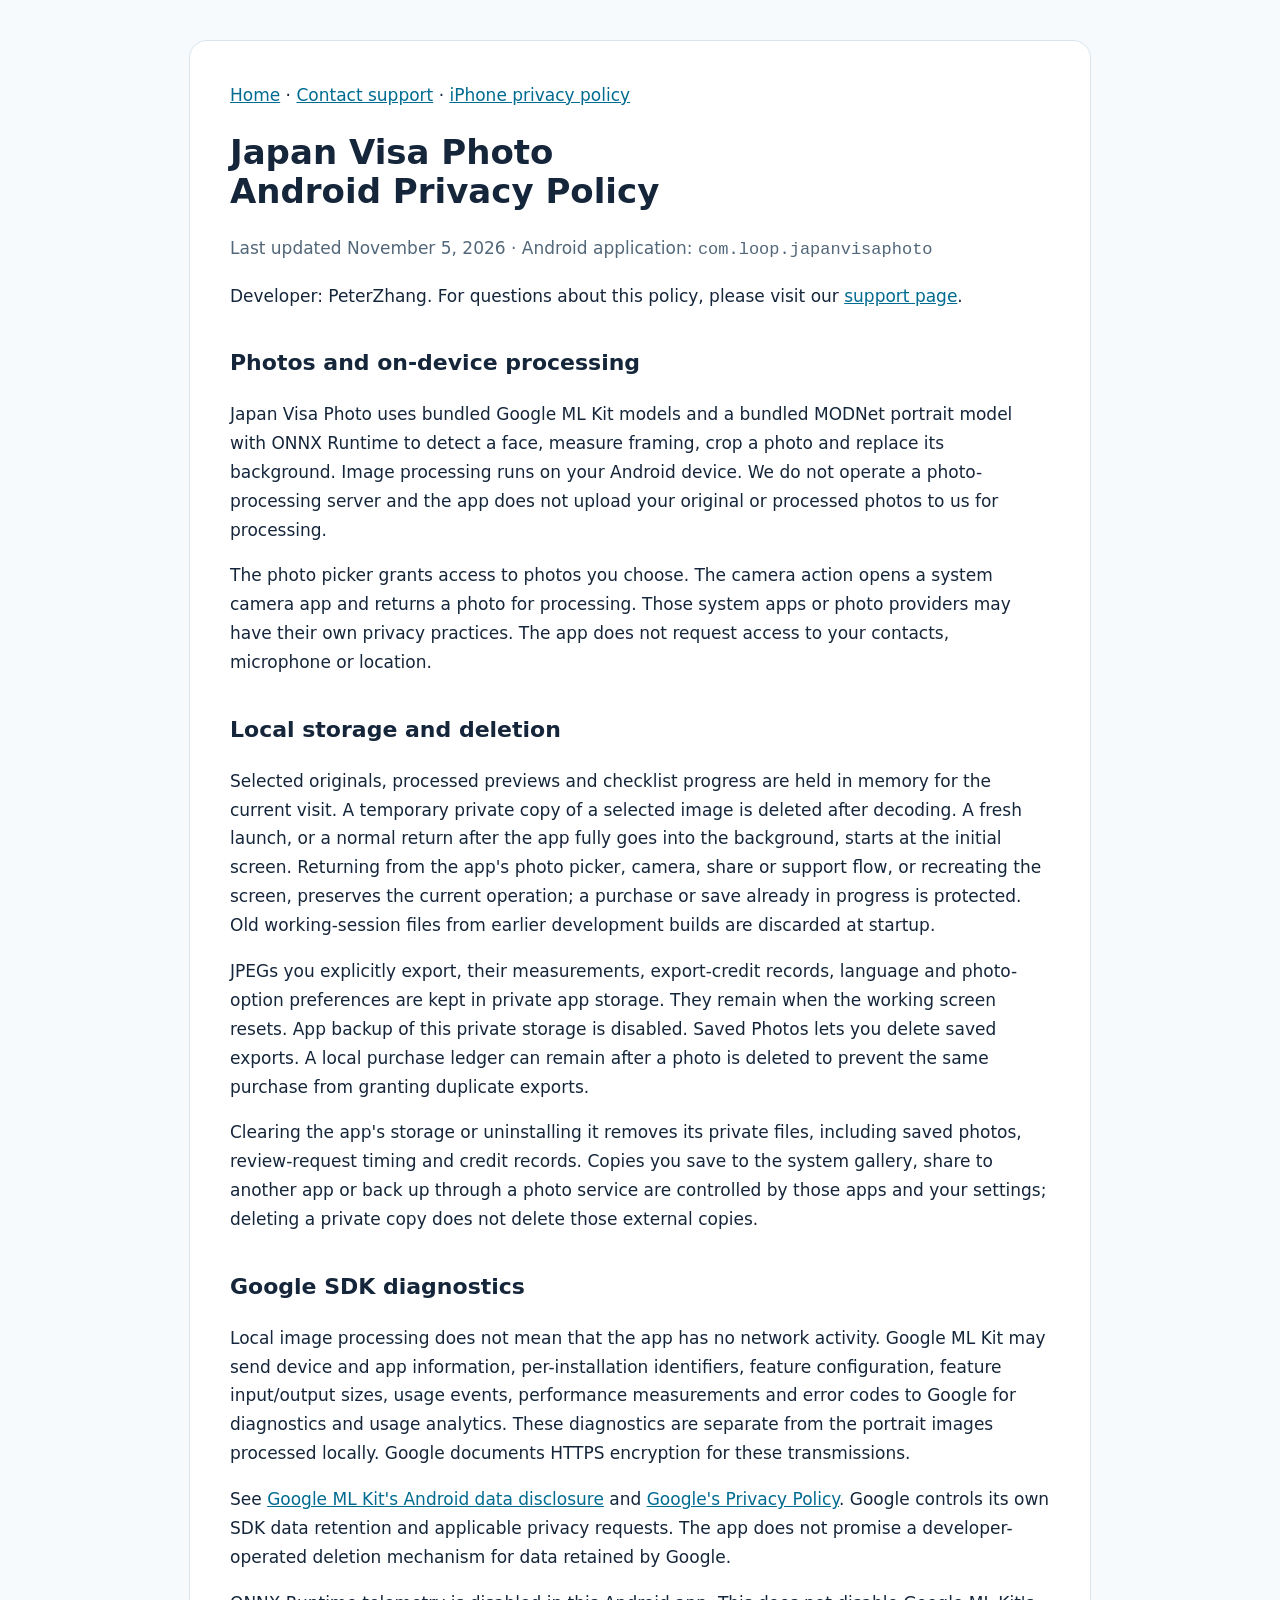
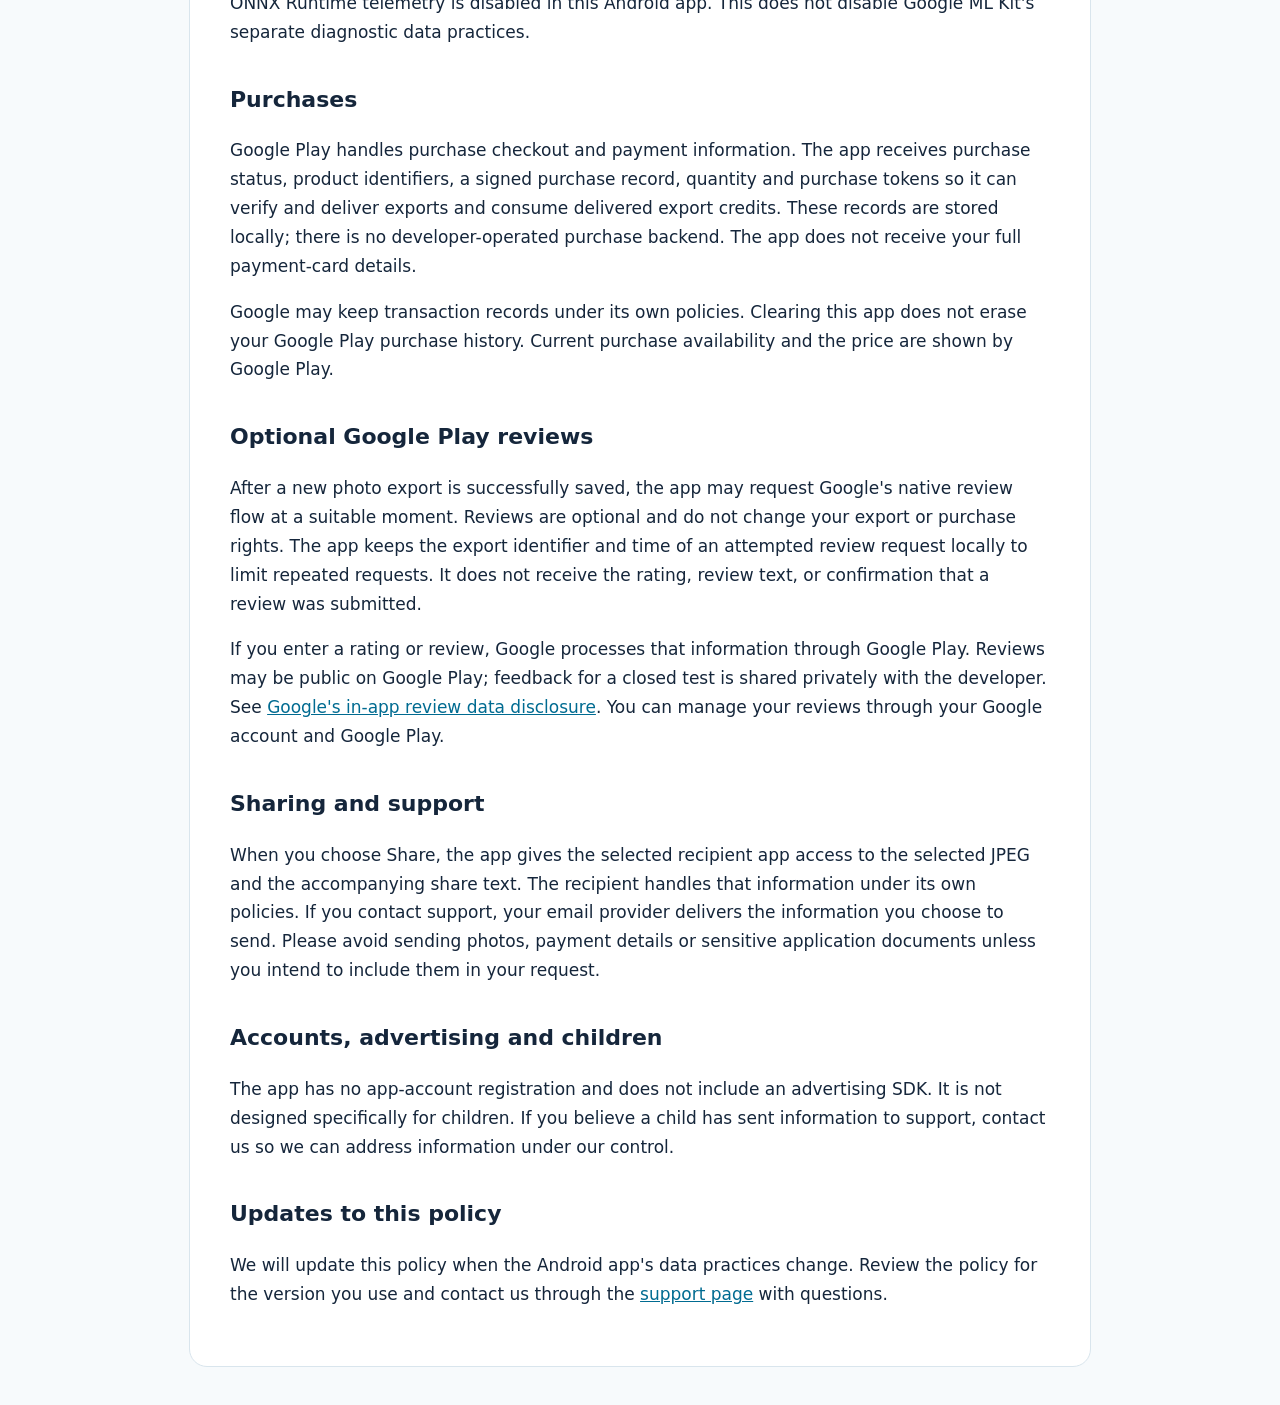
<file: privacy-android.html>
<!doctype html>
<html lang="en">
<head>
<meta charset="utf-8">
<meta name="viewport" content="width=device-width,initial-scale=1">
<title>Android Privacy Policy | Japan Visa Photo</title>
<meta name="description" content="Android privacy policy for Japan Visa Photo: local photo processing, saved exports, SDK diagnostics, purchases and optional reviews.">
<style>
body{font:17px/1.7 system-ui,sans-serif;color:#15263b;background:#f7fafc;margin:0;padding:40px 24px}main{max-width:820px;margin:auto;background:white;padding:40px;border:1px solid #d9e5ed;border-radius:18px}h1{line-height:1.15}h2{font-size:22px;margin-top:34px}a{color:#006b91}.muted{color:#526779}code{overflow-wrap:anywhere}@media(max-width:600px){body{padding:16px}main{padding:24px}}
</style>
</head>
<body><main>
<nav aria-label="Related pages"><a href="/">Home</a> · <a href="/support.html#en">Contact support</a> · <a href="/privacy.html">iPhone privacy policy</a></nav>
<h1>Japan Visa Photo<br>Android Privacy Policy</h1>
<p class="muted">Last updated November 5, 2026 · Android application: <code>com.loop.japanvisaphoto</code></p>
<p>Developer: PeterZhang. For questions about this policy, please visit our <a href="/support.html#en">support page</a>.</p>
<h2>Photos and on-device processing</h2>
<p>Japan Visa Photo uses bundled Google ML Kit models and a bundled MODNet portrait model with ONNX Runtime to detect a face, measure framing, crop a photo and replace its background. Image processing runs on your Android device. We do not operate a photo-processing server and the app does not upload your original or processed photos to us for processing.</p>
<p>The photo picker grants access to photos you choose. The camera action opens a system camera app and returns a photo for processing. Those system apps or photo providers may have their own privacy practices. The app does not request access to your contacts, microphone or location.</p>
<h2>Local storage and deletion</h2>
<p>Selected originals, processed previews and checklist progress are held in memory for the current visit. A temporary private copy of a selected image is deleted after decoding. A fresh launch, or a normal return after the app fully goes into the background, starts at the initial screen. Returning from the app's photo picker, camera, share or support flow, or recreating the screen, preserves the current operation; a purchase or save already in progress is protected. Old working-session files from earlier development builds are discarded at startup.</p>
<p>JPEGs you explicitly export, their measurements, export-credit records, language and photo-option preferences are kept in private app storage. They remain when the working screen resets. App backup of this private storage is disabled. Saved Photos lets you delete saved exports. A local purchase ledger can remain after a photo is deleted to prevent the same purchase from granting duplicate exports.</p>
<p>Clearing the app's storage or uninstalling it removes its private files, including saved photos, review-request timing and credit records. Copies you save to the system gallery, share to another app or back up through a photo service are controlled by those apps and your settings; deleting a private copy does not delete those external copies.</p>
<h2>Google SDK diagnostics</h2>
<p>Local image processing does not mean that the app has no network activity. Google ML Kit may send device and app information, per-installation identifiers, feature configuration, feature input/output sizes, usage events, performance measurements and error codes to Google for diagnostics and usage analytics. These diagnostics are separate from the portrait images processed locally. Google documents HTTPS encryption for these transmissions.</p>
<p>See <a href="https://developers.google.com/ml-kit/android-data-disclosure">Google ML Kit's Android data disclosure</a> and <a href="https://policies.google.com/privacy">Google's Privacy Policy</a>. Google controls its own SDK data retention and applicable privacy requests. The app does not promise a developer-operated deletion mechanism for data retained by Google.</p>
<p>ONNX Runtime telemetry is disabled in this Android app. This does not disable Google ML Kit's separate diagnostic data practices.</p>
<h2>Purchases</h2>
<p>Google Play handles purchase checkout and payment information. The app receives purchase status, product identifiers, a signed purchase record, quantity and purchase tokens so it can verify and deliver exports and consume delivered export credits. These records are stored locally; there is no developer-operated purchase backend. The app does not receive your full payment-card details.</p>
<p>Google may keep transaction records under its own policies. Clearing this app does not erase your Google Play purchase history. Current purchase availability and the price are shown by Google Play.</p>
<h2>Optional Google Play reviews</h2>
<p>After a new photo export is successfully saved, the app may request Google's native review flow at a suitable moment. Reviews are optional and do not change your export or purchase rights. The app keeps the export identifier and time of an attempted review request locally to limit repeated requests. It does not receive the rating, review text, or confirmation that a review was submitted.</p>
<p>If you enter a rating or review, Google processes that information through Google Play. Reviews may be public on Google Play; feedback for a closed test is shared privately with the developer. See <a href="https://developer.android.com/guide/playcore/in-app-review#data-safety">Google's in-app review data disclosure</a>. You can manage your reviews through your Google account and Google Play.</p>
<h2>Sharing and support</h2>
<p>When you choose Share, the app gives the selected recipient app access to the selected JPEG and the accompanying share text. The recipient handles that information under its own policies. If you contact support, your email provider delivers the information you choose to send. Please avoid sending photos, payment details or sensitive application documents unless you intend to include them in your request.</p>
<h2>Accounts, advertising and children</h2>
<p>The app has no app-account registration and does not include an advertising SDK. It is not designed specifically for children. If you believe a child has sent information to support, contact us so we can address information under our control.</p>
<h2>Updates to this policy</h2>
<p>We will update this policy when the Android app's data practices change. Review the policy for the version you use and contact us through the <a href="/support.html#en">support page</a> with questions.</p>
</main></body></html>
</file>
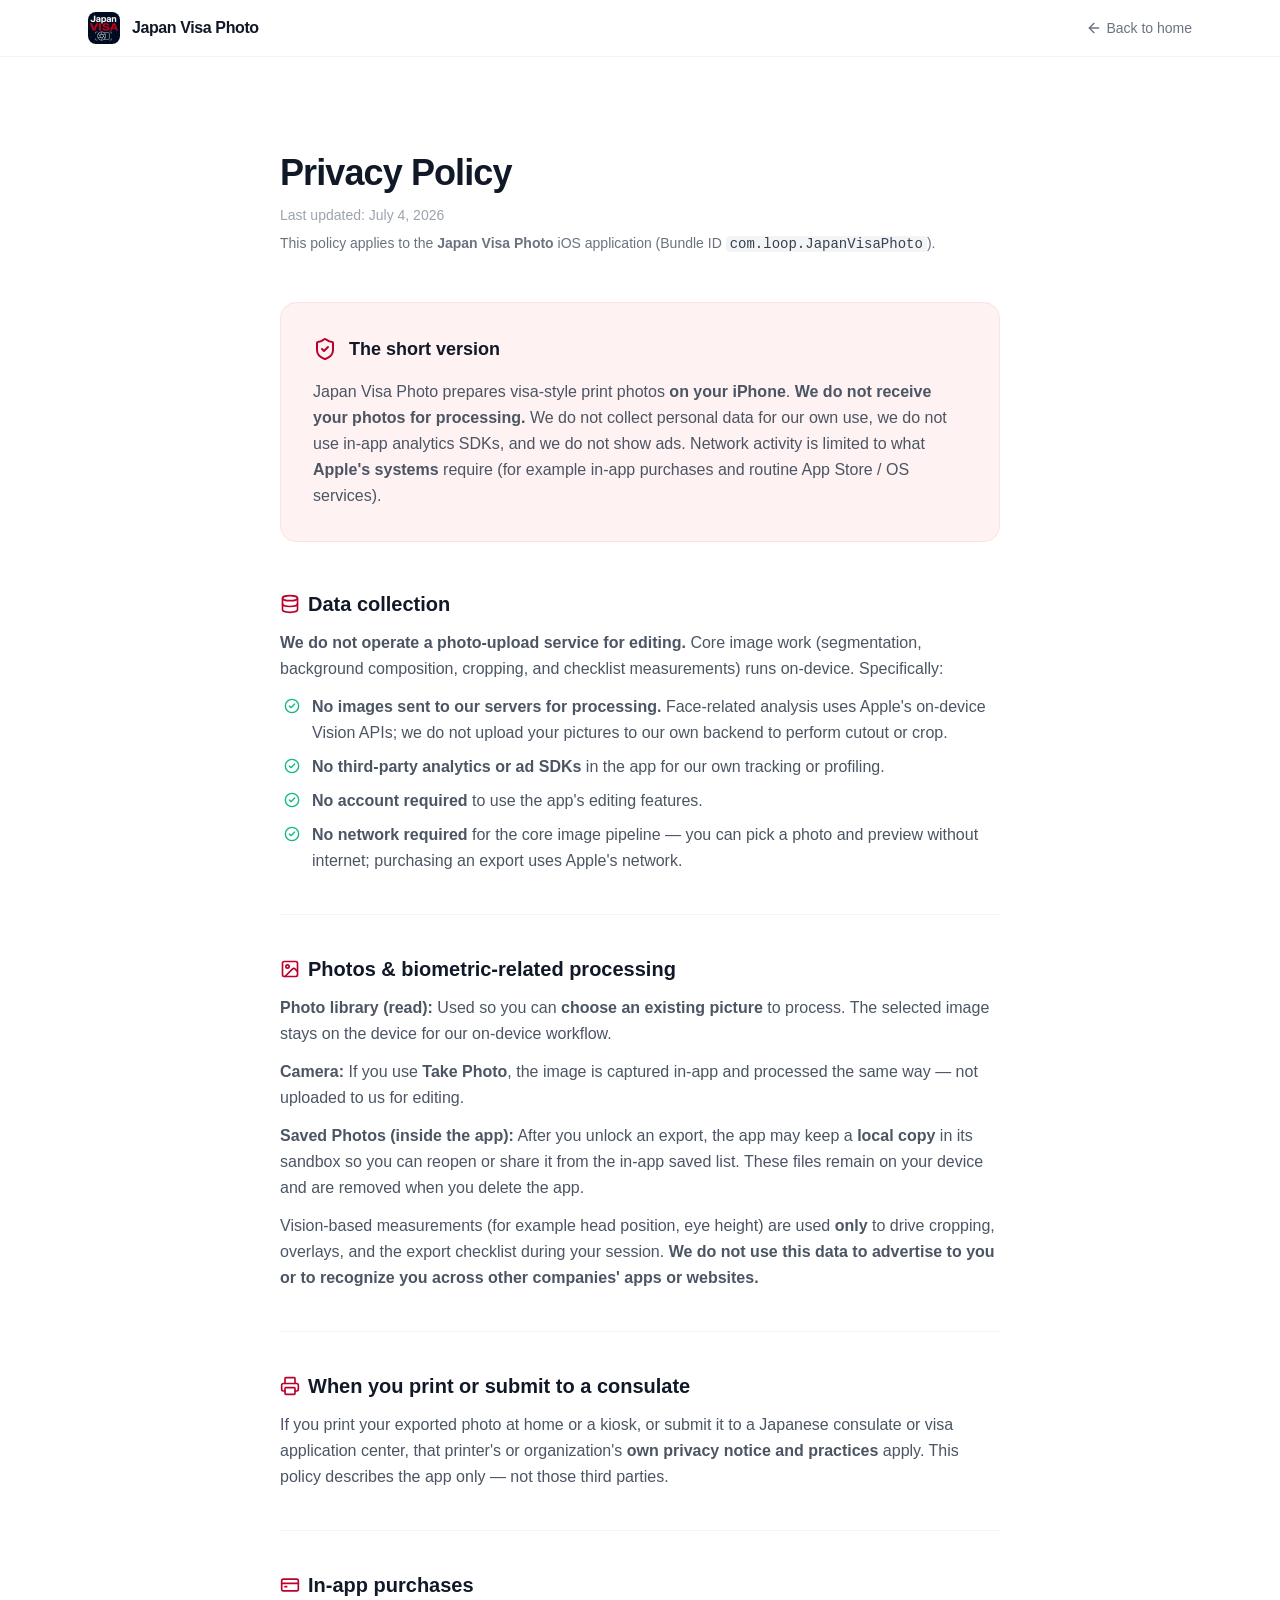
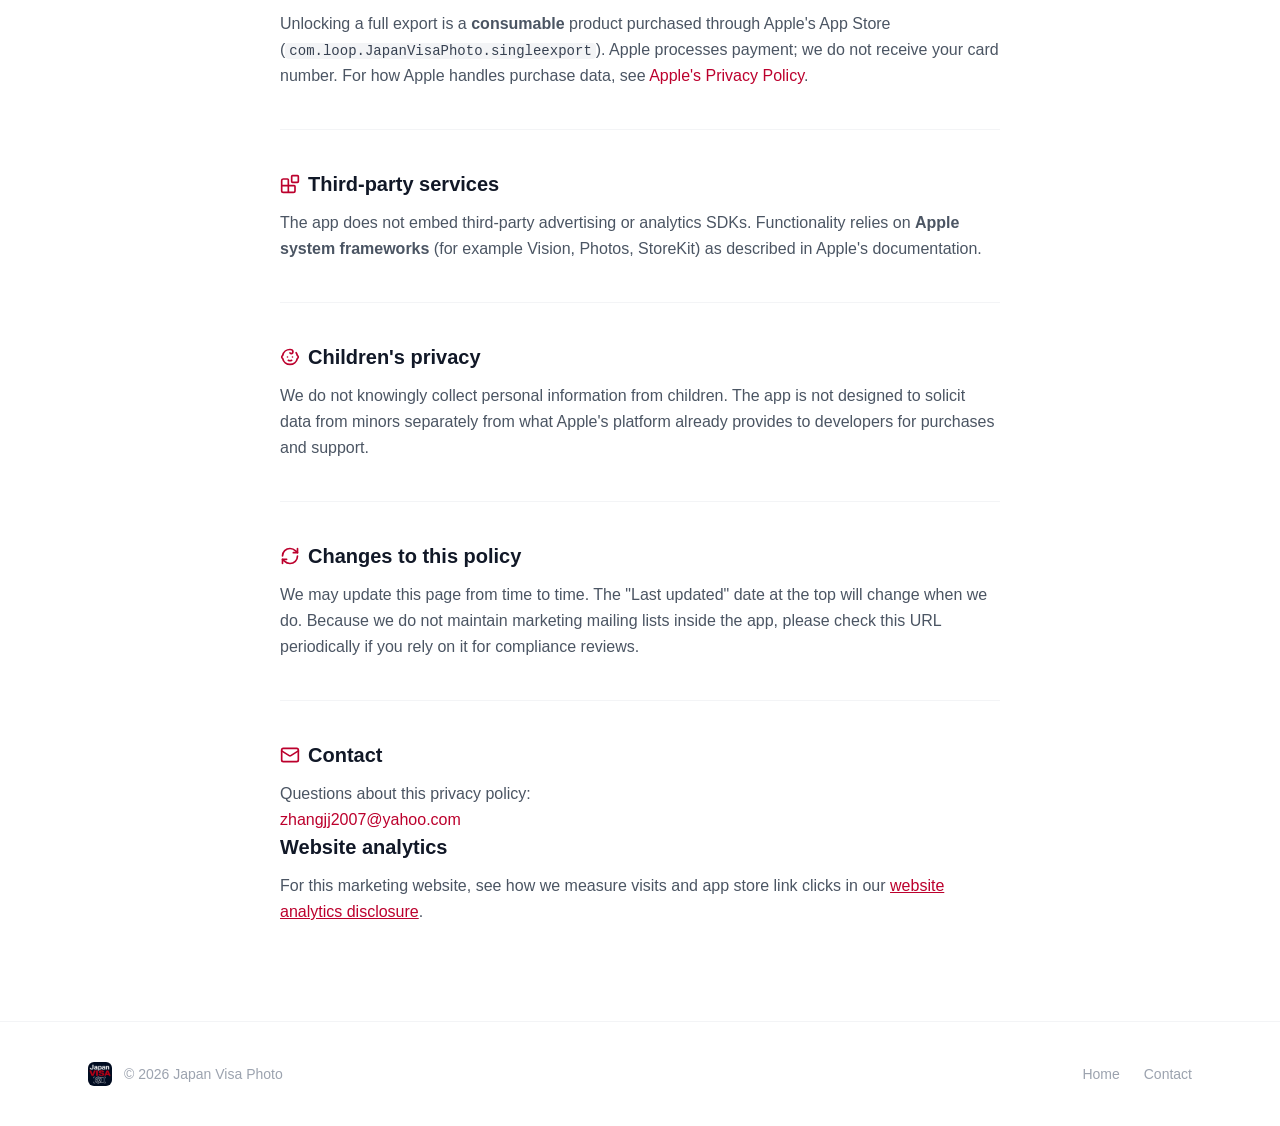
<file: privacy.html>
<!DOCTYPE html>
<html lang="en">
<head>
    <meta charset="UTF-8">
    <meta name="viewport" content="width=device-width, initial-scale=1.0">
    <title>Privacy Policy — Japan Visa Photo</title>
    <meta name="description" content="Privacy Policy for the Japan Visa Photo iOS app. On-device processing for your visa photos — we do not collect your images.">
    <link rel="canonical" href="https://japan.visaphoto1tap.com/privacy.html">
    <link rel="icon" type="image/png" href="AppIcon.png">
    <link rel="apple-touch-icon" href="AppIcon.png">
    <meta name="theme-color" content="#bc002d">
    <meta property="og:type" content="website">
    <meta property="og:url" content="https://japan.visaphoto1tap.com/privacy.html">
    <meta property="og:title" content="Privacy Policy — Japan Visa Photo">
    <meta property="og:description" content="Privacy Policy for the Japan Visa Photo iOS app. On-device processing for your visa photos — we do not collect your images.">
    <meta property="og:image" content="https://japan.visaphoto1tap.com/AppIcon.png">
    <meta property="og:image:width" content="1024">
    <meta property="og:image:height" content="1024">
    <meta name="twitter:card" content="summary_large_image">
    <meta name="twitter:title" content="Privacy Policy — Japan Visa Photo">
    <meta name="twitter:description" content="Privacy Policy for the Japan Visa Photo iOS app. On-device processing for your visa photos — we do not collect your images.">
    <meta name="twitter:image" content="https://japan.visaphoto1tap.com/AppIcon.png">
    <!-- Icons: inline SVG from Lucide (https://lucide.dev), ISC License, see assets/licenses/lucide.txt -->
    <link rel="stylesheet" href="assets/tailwind.css">
</head>
<body class="bg-white text-gray-900 font-sans antialiased">

    <nav class="sticky top-0 z-50 bg-white/80 backdrop-blur-lg border-b border-gray-100">
        <div class="max-w-6xl mx-auto px-6 h-14 flex items-center justify-between">
            <a href="index.html" class="flex items-center gap-3">
                <img src="AppIcon.png" alt="Japan Visa Photo" class="w-8 h-8 rounded-lg" width="1024" height="1024" decoding="async">
                <span class="font-semibold text-gray-900 tracking-tight">Japan Visa Photo</span>
            </a>
            <a href="index.html" class="text-sm text-gray-500 hover:text-gray-900 transition flex items-center gap-1">
                <svg xmlns="http://www.w3.org/2000/svg" width="24" height="24" viewBox="0 0 24 24" fill="none" stroke="currentColor" stroke-width="2" stroke-linecap="round" stroke-linejoin="round" class="w-4 h-4 lucide lucide-arrow-left" aria-hidden="true" focusable="false"><path d="m12 19-7-7 7-7"></path><path d="M19 12H5"></path></svg>
                Back to home
            </a>
        </div>
    </nav>

    <main class="max-w-3xl mx-auto px-6 py-16 md:py-24">

        <div class="mb-12">
            <h1 class="text-3xl md:text-4xl font-bold tracking-tight mb-3">Privacy Policy</h1>
            <p class="text-gray-400 text-sm">Last updated: July 4, 2026</p>
            <p class="text-gray-500 text-sm mt-2">This policy applies to the <strong>Japan Visa Photo</strong> iOS application (Bundle ID <code class="text-gray-700 bg-gray-100 px-1 rounded">com.loop.JapanVisaPhoto</code>).</p>
        </div>

        <div class="bg-red-50 border border-red-100 rounded-2xl p-6 md:p-8 mb-12">
            <div class="flex items-start gap-3 mb-4">
                <svg xmlns="http://www.w3.org/2000/svg" width="24" height="24" viewBox="0 0 24 24" fill="none" stroke="currentColor" stroke-width="2" stroke-linecap="round" stroke-linejoin="round" class="w-6 h-6 text-brand flex-shrink-0 mt-0.5 lucide lucide-shield-check" aria-hidden="true" focusable="false"><path d="M20 13c0 5-3.5 7.5-7.66 8.95a1 1 0 0 1-.67-.01C7.5 20.5 4 18 4 13V6a1 1 0 0 1 1-1c2 0 4.5-1.2 6.24-2.72a1.17 1.17 0 0 1 1.52 0C14.51 3.81 17 5 19 5a1 1 0 0 1 1 1z"></path><path d="m9 12 2 2 4-4"></path></svg>
                <h2 class="text-lg font-semibold">The short version</h2>
            </div>
            <p class="text-gray-600 leading-relaxed">
                Japan Visa Photo prepares visa-style print photos <strong>on your iPhone</strong>. <strong>We do not receive your photos for processing.</strong> We do not collect personal data for our own use, we do not use in-app analytics SDKs, and we do not show ads. Network activity is limited to what <strong>Apple's systems</strong> require (for example in-app purchases and routine App Store / OS services).
            </p>
        </div>

        <div class="space-y-10">

            <section>
                <h2 class="text-xl font-semibold mb-3 flex items-center gap-2"><svg xmlns="http://www.w3.org/2000/svg" width="24" height="24" viewBox="0 0 24 24" fill="none" stroke="currentColor" stroke-width="2" stroke-linecap="round" stroke-linejoin="round" class="w-5 h-5 text-brand lucide lucide-database" aria-hidden="true" focusable="false"><ellipse cx="12" cy="5" rx="9" ry="3"></ellipse><path d="M3 5V19A9 3 0 0 0 21 19V5"></path><path d="M3 12A9 3 0 0 0 21 12"></path></svg>Data collection</h2>
                <div class="text-gray-600 leading-relaxed space-y-3">
                    <p><strong>We do not operate a photo-upload service for editing.</strong> Core image work (segmentation, background composition, cropping, and checklist measurements) runs on-device. Specifically:</p>
                    <ul class="space-y-2 ml-1">
                        <li class="flex items-start gap-3"><svg xmlns="http://www.w3.org/2000/svg" width="24" height="24" viewBox="0 0 24 24" fill="none" stroke="currentColor" stroke-width="2" stroke-linecap="round" stroke-linejoin="round" class="w-4 h-4 text-emerald-500 flex-shrink-0 mt-1 lucide lucide-check-circle-2" aria-hidden="true" focusable="false"><circle cx="12" cy="12" r="10"></circle><path d="m16 9-5.5 5.5L8 12"></path></svg><span><strong>No images sent to our servers for processing.</strong> Face-related analysis uses Apple's on-device Vision APIs; we do not upload your pictures to our own backend to perform cutout or crop.</span></li>
                        <li class="flex items-start gap-3"><svg xmlns="http://www.w3.org/2000/svg" width="24" height="24" viewBox="0 0 24 24" fill="none" stroke="currentColor" stroke-width="2" stroke-linecap="round" stroke-linejoin="round" class="w-4 h-4 text-emerald-500 flex-shrink-0 mt-1 lucide lucide-check-circle-2" aria-hidden="true" focusable="false"><circle cx="12" cy="12" r="10"></circle><path d="m16 9-5.5 5.5L8 12"></path></svg><span><strong>No third-party analytics or ad SDKs</strong> in the app for our own tracking or profiling.</span></li>
                        <li class="flex items-start gap-3"><svg xmlns="http://www.w3.org/2000/svg" width="24" height="24" viewBox="0 0 24 24" fill="none" stroke="currentColor" stroke-width="2" stroke-linecap="round" stroke-linejoin="round" class="w-4 h-4 text-emerald-500 flex-shrink-0 mt-1 lucide lucide-check-circle-2" aria-hidden="true" focusable="false"><circle cx="12" cy="12" r="10"></circle><path d="m16 9-5.5 5.5L8 12"></path></svg><span><strong>No account required</strong> to use the app's editing features.</span></li>
                        <li class="flex items-start gap-3"><svg xmlns="http://www.w3.org/2000/svg" width="24" height="24" viewBox="0 0 24 24" fill="none" stroke="currentColor" stroke-width="2" stroke-linecap="round" stroke-linejoin="round" class="w-4 h-4 text-emerald-500 flex-shrink-0 mt-1 lucide lucide-check-circle-2" aria-hidden="true" focusable="false"><circle cx="12" cy="12" r="10"></circle><path d="m16 9-5.5 5.5L8 12"></path></svg><span><strong>No network required</strong> for the core image pipeline — you can pick a photo and preview without internet; purchasing an export uses Apple's network.</span></li>
                    </ul>
                </div>
            </section>

            <hr class="border-gray-100">

            <section>
                <h2 class="text-xl font-semibold mb-3 flex items-center gap-2"><svg xmlns="http://www.w3.org/2000/svg" width="24" height="24" viewBox="0 0 24 24" fill="none" stroke="currentColor" stroke-width="2" stroke-linecap="round" stroke-linejoin="round" class="w-5 h-5 text-brand lucide lucide-image" aria-hidden="true" focusable="false"><rect width="18" height="18" x="3" y="3" rx="2" ry="2"></rect><circle cx="9" cy="9" r="2"></circle><path d="m21 15-3.086-3.086a2 2 0 0 0-2.828 0L6 21"></path></svg>Photos &amp; biometric-related processing</h2>
                <div class="text-gray-600 leading-relaxed space-y-3">
                    <p><strong>Photo library (read):</strong> Used so you can <strong>choose an existing picture</strong> to process. The selected image stays on the device for our on-device workflow.</p>
                    <p><strong>Camera:</strong> If you use <strong>Take Photo</strong>, the image is captured in-app and processed the same way — not uploaded to us for editing.</p>
                    <p><strong>Saved Photos (inside the app):</strong> After you unlock an export, the app may keep a <strong>local copy</strong> in its sandbox so you can reopen or share it from the in-app saved list. These files remain on your device and are removed when you delete the app.</p>
                    <p>Vision-based measurements (for example head position, eye height) are used <strong>only</strong> to drive cropping, overlays, and the export checklist during your session. <strong>We do not use this data to advertise to you or to recognize you across other companies' apps or websites.</strong></p>
                </div>
            </section>

            <hr class="border-gray-100">

            <section>
                <h2 class="text-xl font-semibold mb-3 flex items-center gap-2"><svg xmlns="http://www.w3.org/2000/svg" width="24" height="24" viewBox="0 0 24 24" fill="none" stroke="currentColor" stroke-width="2" stroke-linecap="round" stroke-linejoin="round" class="w-5 h-5 text-brand lucide lucide-printer" aria-hidden="true" focusable="false"><path d="M6 18H4a2 2 0 0 1-2-2v-5a2 2 0 0 1 2-2h16a2 2 0 0 1 2 2v5a2 2 0 0 1-2 2h-2"></path><path d="M6 9V3a1 1 0 0 1 1-1h10a1 1 0 0 1 1 1v6"></path><rect x="6" y="14" width="12" height="8" rx="1"></rect></svg>When you print or submit to a consulate</h2>
                <p class="text-gray-600 leading-relaxed">
                    If you print your exported photo at home or a kiosk, or submit it to a Japanese consulate or visa application center, that printer's or organization's <strong>own privacy notice and practices</strong> apply. This policy describes the app only — not those third parties.
                </p>
            </section>

            <hr class="border-gray-100">

            <section>
                <h2 class="text-xl font-semibold mb-3 flex items-center gap-2"><svg xmlns="http://www.w3.org/2000/svg" width="24" height="24" viewBox="0 0 24 24" fill="none" stroke="currentColor" stroke-width="2" stroke-linecap="round" stroke-linejoin="round" class="w-5 h-5 text-brand lucide lucide-credit-card" aria-hidden="true" focusable="false"><rect width="20" height="14" x="2" y="5" rx="2"></rect><line x1="2" x2="22" y1="10" y2="10"></line><path d="M6 14h2"></path></svg>In-app purchases</h2>
                <p class="text-gray-600 leading-relaxed">
                    Unlocking a full export is a <strong>consumable</strong> product purchased through Apple's App Store (<code class="text-gray-700 bg-gray-100 px-1 rounded text-sm">com.loop.JapanVisaPhoto.singleexport</code>). Apple processes payment; we do not receive your card number. For how Apple handles purchase data, see <a href="https://www.apple.com/legal/privacy/" class="text-brand hover:underline">Apple's Privacy Policy</a>.
                </p>
            </section>

            <hr class="border-gray-100">

            <section>
                <h2 class="text-xl font-semibold mb-3 flex items-center gap-2"><svg xmlns="http://www.w3.org/2000/svg" width="24" height="24" viewBox="0 0 24 24" fill="none" stroke="currentColor" stroke-width="2" stroke-linecap="round" stroke-linejoin="round" class="w-5 h-5 text-brand lucide lucide-blocks" aria-hidden="true" focusable="false"><path d="M10 22V7a1 1 0 0 0-1-1H4a2 2 0 0 0-2 2v12a2 2 0 0 0 2 2h12a2 2 0 0 0 2-2v-5a1 1 0 0 0-1-1H2"></path><rect x="14" y="2" width="8" height="8" rx="1"></rect></svg>Third-party services</h2>
                <p class="text-gray-600 leading-relaxed">The app does not embed third-party advertising or analytics SDKs. Functionality relies on <strong>Apple system frameworks</strong> (for example Vision, Photos, StoreKit) as described in Apple's documentation.</p>
            </section>

            <hr class="border-gray-100">

            <section>
                <h2 class="text-xl font-semibold mb-3 flex items-center gap-2"><svg xmlns="http://www.w3.org/2000/svg" width="24" height="24" viewBox="0 0 24 24" fill="none" stroke="currentColor" stroke-width="2" stroke-linecap="round" stroke-linejoin="round" class="w-5 h-5 text-brand lucide lucide-baby" aria-hidden="true" focusable="false"><path d="M10 16c.5.3 1.2.5 2 .5s1.5-.2 2-.5"></path><path d="M15 12h.01"></path><path d="M19.38 6.813A9 9 0 0 1 20.8 10.2a2 2 0 0 1 0 3.6 9 9 0 0 1-17.6 0 2 2 0 0 1 0-3.6A9 9 0 0 1 12 3c2 0 3.5 1.1 3.5 2.5s-.9 2.5-2 2.5c-.8 0-1.5-.4-1.5-1"></path><path d="M9 12h.01"></path></svg>Children's privacy</h2>
                <p class="text-gray-600 leading-relaxed">We do not knowingly collect personal information from children. The app is not designed to solicit data from minors separately from what Apple's platform already provides to developers for purchases and support.</p>
            </section>

            <hr class="border-gray-100">

            <section>
                <h2 class="text-xl font-semibold mb-3 flex items-center gap-2"><svg xmlns="http://www.w3.org/2000/svg" width="24" height="24" viewBox="0 0 24 24" fill="none" stroke="currentColor" stroke-width="2" stroke-linecap="round" stroke-linejoin="round" class="w-5 h-5 text-brand lucide lucide-refresh-cw" aria-hidden="true" focusable="false"><path d="M3 12a9 9 0 0 1 9-9 9.75 9.75 0 0 1 6.74 2.74L21 8"></path><path d="M21 3v5h-5"></path><path d="M21 12a9 9 0 0 1-9 9 9.75 9.75 0 0 1-6.74-2.74L3 16"></path><path d="M8 16H3v5"></path></svg>Changes to this policy</h2>
                <p class="text-gray-600 leading-relaxed">We may update this page from time to time. The "Last updated" date at the top will change when we do. Because we do not maintain marketing mailing lists inside the app, please check this URL periodically if you rely on it for compliance reviews.</p>
            </section>

            <hr class="border-gray-100">

            <section>
                <h2 class="text-xl font-semibold mb-3 flex items-center gap-2"><svg xmlns="http://www.w3.org/2000/svg" width="24" height="24" viewBox="0 0 24 24" fill="none" stroke="currentColor" stroke-width="2" stroke-linecap="round" stroke-linejoin="round" class="w-5 h-5 text-brand lucide lucide-mail" aria-hidden="true" focusable="false"><path d="m22 7-8.991 5.727a2 2 0 0 1-2.009 0L2 7"></path><rect x="2" y="4" width="20" height="16" rx="2"></rect></svg>Contact</h2>
                <p class="text-gray-600 leading-relaxed">Questions about this privacy policy:<br><a href="mailto:zhangjj2007@yahoo.com" class="text-brand hover:underline font-medium">zhangjj2007@yahoo.com</a></p>
            </section>

        </div>
        <section class="mt-12" aria-labelledby="website-analytics">
            <h2 id="website-analytics" class="text-xl font-semibold mb-3">Website analytics</h2>
            <p class="text-gray-600 leading-relaxed">For this marketing website, see how we measure visits and app store link clicks in our <a href="https://us.visaphoto1tap.com/privacy.html#website-analytics" class="text-brand underline">website analytics disclosure</a>.</p>
        </section>
    </main>

    <footer class="border-t border-gray-100 py-10">
        <div class="max-w-6xl mx-auto px-6 flex flex-col md:flex-row items-center justify-between gap-4 text-sm text-gray-400">
            <div class="flex items-center gap-3">
                <img src="AppIcon.png" alt="" class="w-6 h-6 rounded-md" width="1024" height="1024" decoding="async">
                <span>&copy; 2026 Japan Visa Photo</span>
            </div>
            <div class="flex items-center gap-6">
                <a href="index.html" class="hover:text-gray-600 transition">Home</a>
                <a href="mailto:zhangjj2007@yahoo.com" class="hover:text-gray-600 transition">Contact</a>
            </div>
        </div>
    </footer>

</body>
</html>
</file>
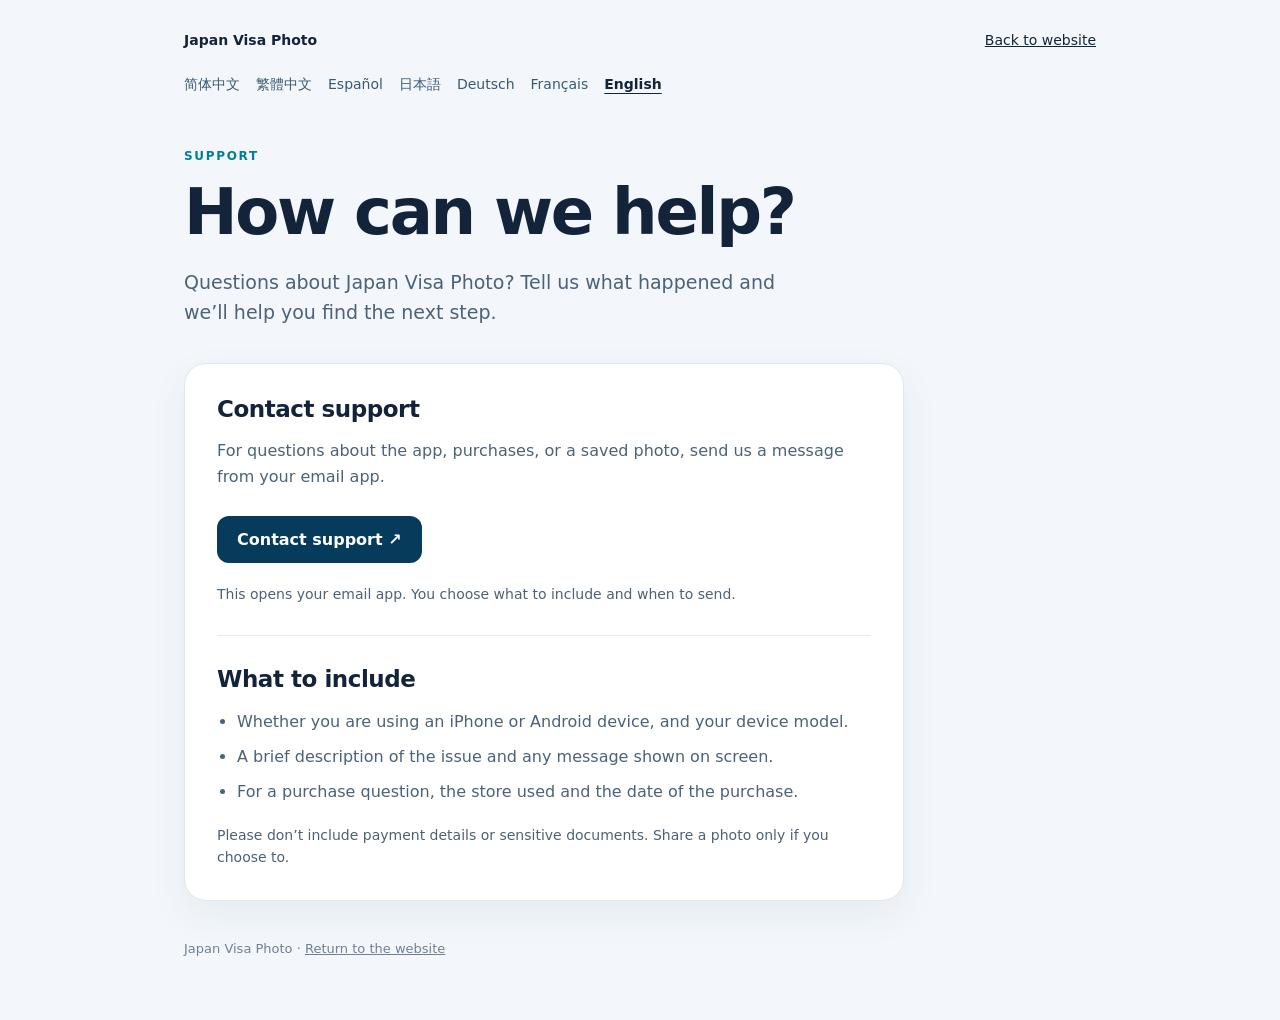
<file: support.html>
<!doctype html>
<html lang="en"><head><meta charset="utf-8"><meta name="viewport" content="width=device-width, initial-scale=1">
<title>Support | Japan Visa Photo</title>
<style>
:root{color-scheme:light;font-family:system-ui,-apple-system,BlinkMacSystemFont,"Segoe UI",sans-serif;color:#13243a;background:#f3f7fb}
*{box-sizing:border-box}body{margin:0}a{color:inherit}.wrap{max-width:960px;margin:auto;padding:32px 24px 64px}
.locale{display:none}.locale:last-child{display:block}.locale:target{display:block}.locale:target~.locale:last-child{display:none}
.top{display:flex;align-items:center;justify-content:space-between;gap:16px;font-size:14px}.brand{font-weight:750;text-decoration:none}.languages{display:flex;flex-wrap:wrap;gap:8px 16px;margin-top:28px;font-size:14px;color:#385975}.languages a{text-decoration:none}.languages a:hover{text-decoration:underline}
.languages a[aria-current="page"]{font-weight:750;color:#13243a;text-decoration:underline;text-underline-offset:4px}
.hero{padding:55px 0 36px;max-width:700px}.eyebrow{font-size:12px;font-weight:800;letter-spacing:.14em;text-transform:uppercase;color:#007f96}h1{font-size:clamp(38px,7vw,64px);line-height:1.12;letter-spacing:-.035em;margin:14px 0 18px}.intro{font-size:19px;line-height:1.6;color:#4b6279;margin:0;max-width:610px}
.card{background:#fff;border:1px solid #dce7ee;border-radius:22px;padding:32px;box-shadow:0 14px 38px #1d3c5910;max-width:720px}h2{font-size:23px;letter-spacing:-.02em;margin:0 0 12px}p{line-height:1.6;color:#4b6279}.button{display:inline-block;background:#073b5c;color:white;text-decoration:none;font-weight:700;border-radius:12px;padding:14px 20px;margin:10px 0 2px}.button:hover{background:#075878}a:focus-visible{outline:3px solid #10a4bc;outline-offset:4px}.note{font-size:14px;margin:18px 0 0}.divider{height:1px;background:#e4edf2;margin:30px 0}ul{padding-left:20px;color:#4b6279;line-height:1.7}li+li{margin-top:8px}footer{margin-top:40px;color:#6e8091;font-size:13px}@media(max-width:550px){.wrap{padding:24px 20px 48px}.hero{padding:44px 0 28px}.card{padding:24px}.intro{font-size:17px}}
</style></head><body><div class="wrap"><section class="locale" id="zh-Hans" lang="zh-Hans">
<nav class="top" aria-label="选择语言"><a class="brand" href="/">Japan Visa Photo</a><a href="/">返回网站</a></nav>
<nav class="languages" aria-label="选择语言"><a href="#zh-Hans" lang="zh-Hans" aria-current="page">简体中文</a> <a href="#zh-Hant" lang="zh-Hant">繁體中文</a> <a href="#es" lang="es">Español</a> <a href="#ja" lang="ja">日本語</a> <a href="#de" lang="de">Deutsch</a> <a href="#fr" lang="fr">Français</a> <a href="#en" lang="en">English</a></nav>
<header class="hero"><div class="eyebrow">支持</div><h1>我们能帮您什么？</h1><p class="intro">对 Japan Visa Photo 有疑问？请告诉我们遇到的问题，我们会协助您寻找下一步。</p></header>
<main class="card"><h2>联系支持</h2><p>如对应用、购买或已保存的照片有疑问，请通过邮件应用联系我们。</p>
<a class="button" href="mailto:zhangjj2007@yahoo.com?subject=Japan%20Visa%20Photo%20Support">联系支持 &#8599;</a>
<p class="note">此操作会打开邮件应用；发送时间和内容由您决定。</p><div class="divider"></div><h2>请提供</h2>
<ul><li>使用的是 iPhone 还是 Android，以及设备型号。</li><li>问题的简要描述及屏幕上显示的提示。</li><li>如咨询购买问题，请提供使用的商店和购买日期。</li></ul><p class="note">请勿发送付款信息或敏感文件。只有在您愿意时才分享照片。</p></main>
<footer>Japan Visa Photo &middot; <a href="/">返回网站</a></footer></section><section class="locale" id="zh-Hant" lang="zh-Hant">
<nav class="top" aria-label="選擇語言"><a class="brand" href="/">Japan Visa Photo</a><a href="/">返回網站</a></nav>
<nav class="languages" aria-label="選擇語言"><a href="#zh-Hans" lang="zh-Hans">简体中文</a> <a href="#zh-Hant" lang="zh-Hant" aria-current="page">繁體中文</a> <a href="#es" lang="es">Español</a> <a href="#ja" lang="ja">日本語</a> <a href="#de" lang="de">Deutsch</a> <a href="#fr" lang="fr">Français</a> <a href="#en" lang="en">English</a></nav>
<header class="hero"><div class="eyebrow">支援</div><h1>我們能為您做什麼？</h1><p class="intro">對 Japan Visa Photo 有疑問？請告訴我們遇到的問題，我們會協助您尋找下一步。</p></header>
<main class="card"><h2>聯絡支援</h2><p>如對應用程式、購買或已儲存的照片有疑問，請透過郵件應用程式聯絡我們。</p>
<a class="button" href="mailto:zhangjj2007@yahoo.com?subject=Japan%20Visa%20Photo%20Support">聯絡支援 &#8599;</a>
<p class="note">此操作會開啟郵件應用程式；傳送時間和內容由您決定。</p><div class="divider"></div><h2>請提供</h2>
<ul><li>使用的是 iPhone 還是 Android，以及裝置型號。</li><li>問題的簡要描述及螢幕上顯示的訊息。</li><li>如詢問購買問題，請提供使用的商店和購買日期。</li></ul><p class="note">請勿傳送付款資訊或敏感文件。只有在您願意時才分享照片。</p></main>
<footer>Japan Visa Photo &middot; <a href="/">返回網站</a></footer></section><section class="locale" id="es" lang="es">
<nav class="top" aria-label="Elegir idioma"><a class="brand" href="/">Japan Visa Photo</a><a href="/">Volver al sitio web</a></nav>
<nav class="languages" aria-label="Elegir idioma"><a href="#zh-Hans" lang="zh-Hans">简体中文</a> <a href="#zh-Hant" lang="zh-Hant">繁體中文</a> <a href="#es" lang="es" aria-current="page">Español</a> <a href="#ja" lang="ja">日本語</a> <a href="#de" lang="de">Deutsch</a> <a href="#fr" lang="fr">Français</a> <a href="#en" lang="en">English</a></nav>
<header class="hero"><div class="eyebrow">Ayuda</div><h1>¿Cómo podemos ayudarte?</h1><p class="intro">¿Tienes preguntas sobre Japan Visa Photo? Cuéntanos qué ocurrió y te ayudaremos con el siguiente paso.</p></header>
<main class="card"><h2>Contactar con soporte</h2><p>Si tienes preguntas sobre la aplicación, una compra o una foto guardada, escríbenos desde tu aplicación de correo.</p>
<a class="button" href="mailto:zhangjj2007@yahoo.com?subject=Japan%20Visa%20Photo%20Support">Contactar con soporte &#8599;</a>
<p class="note">Se abrirá tu aplicación de correo. Tú decides qué incluir y cuándo enviar el mensaje.</p><div class="divider"></div><h2>Qué incluir</h2>
<ul><li>Si usas un iPhone o un dispositivo Android y el modelo.</li><li>Una breve descripción del problema y cualquier mensaje que aparezca en pantalla.</li><li>Para consultas sobre compras, indica la tienda y la fecha de compra.</li></ul><p class="note">No incluyas datos de pago ni documentos sensibles. Comparte una foto solo si lo deseas.</p></main>
<footer>Japan Visa Photo &middot; <a href="/">Volver al sitio web</a></footer></section><section class="locale" id="ja" lang="ja">
<nav class="top" aria-label="言語を選択"><a class="brand" href="/">Japan Visa Photo</a><a href="/">ウェブサイトに戻る</a></nav>
<nav class="languages" aria-label="言語を選択"><a href="#zh-Hans" lang="zh-Hans">简体中文</a> <a href="#zh-Hant" lang="zh-Hant">繁體中文</a> <a href="#es" lang="es">Español</a> <a href="#ja" lang="ja" aria-current="page">日本語</a> <a href="#de" lang="de">Deutsch</a> <a href="#fr" lang="fr">Français</a> <a href="#en" lang="en">English</a></nav>
<header class="hero"><div class="eyebrow">サポート</div><h1>お困りですか？</h1><p class="intro">Japan Visa Photo についてご質問がありますか？状況をお知らせください。次の対応をご案内します。</p></header>
<main class="card"><h2>サポートに連絡</h2><p>アプリ、購入、保存した写真については、メールアプリからお問い合わせください。</p>
<a class="button" href="mailto:zhangjj2007@yahoo.com?subject=Japan%20Visa%20Photo%20Support">サポートに連絡 &#8599;</a>
<p class="note">メールアプリが開きます。内容と送信するタイミングはご自身で決められます。</p><div class="divider"></div><h2>お知らせいただきたいこと</h2>
<ul><li>iPhone または Android のどちらをご利用かと、端末の機種。</li><li>問題の簡単な説明と、画面に表示されたメッセージ。</li><li>購入に関するお問い合わせの場合は、利用したストアと購入日。</li></ul><p class="note">決済情報や機密書類は送らないでください。写真はご自身が希望する場合のみ共有してください。</p></main>
<footer>Japan Visa Photo &middot; <a href="/">ウェブサイトに戻る</a></footer></section><section class="locale" id="de" lang="de">
<nav class="top" aria-label="Sprache wählen"><a class="brand" href="/">Japan Visa Photo</a><a href="/">Zurück zur Website</a></nav>
<nav class="languages" aria-label="Sprache wählen"><a href="#zh-Hans" lang="zh-Hans">简体中文</a> <a href="#zh-Hant" lang="zh-Hant">繁體中文</a> <a href="#es" lang="es">Español</a> <a href="#ja" lang="ja">日本語</a> <a href="#de" lang="de" aria-current="page">Deutsch</a> <a href="#fr" lang="fr">Français</a> <a href="#en" lang="en">English</a></nav>
<header class="hero"><div class="eyebrow">Hilfe</div><h1>Wie können wir helfen?</h1><p class="intro">Fragen zu Japan Visa Photo? Beschreibe uns, was passiert ist, und wir helfen dir beim nächsten Schritt.</p></header>
<main class="card"><h2>Support kontaktieren</h2><p>Bei Fragen zur App, zu Käufen oder einem gespeicherten Foto sende uns eine Nachricht über deine E-Mail-App.</p>
<a class="button" href="mailto:zhangjj2007@yahoo.com?subject=Japan%20Visa%20Photo%20Support">Support kontaktieren &#8599;</a>
<p class="note">Deine E-Mail-App wird geöffnet. Du entscheidest, was du schreibst und wann du sendest.</p><div class="divider"></div><h2>Was du angeben kannst</h2>
<ul><li>Ob du ein iPhone oder Android-Gerät verwendest, und das Gerätemodell.</li><li>Eine kurze Beschreibung des Problems und angezeigte Meldungen.</li><li>Bei Fragen zu einem Kauf: den verwendeten Store und das Kaufdatum.</li></ul><p class="note">Bitte sende keine Zahlungsdaten oder vertraulichen Dokumente. Teile ein Foto nur, wenn du möchtest.</p></main>
<footer>Japan Visa Photo &middot; <a href="/">Zurück zur Website</a></footer></section><section class="locale" id="fr" lang="fr">
<nav class="top" aria-label="Choisir la langue"><a class="brand" href="/">Japan Visa Photo</a><a href="/">Retour au site</a></nav>
<nav class="languages" aria-label="Choisir la langue"><a href="#zh-Hans" lang="zh-Hans">简体中文</a> <a href="#zh-Hant" lang="zh-Hant">繁體中文</a> <a href="#es" lang="es">Español</a> <a href="#ja" lang="ja">日本語</a> <a href="#de" lang="de">Deutsch</a> <a href="#fr" lang="fr" aria-current="page">Français</a> <a href="#en" lang="en">English</a></nav>
<header class="hero"><div class="eyebrow">Assistance</div><h1>Comment pouvons-nous vous aider ?</h1><p class="intro">Une question sur Japan Visa Photo ? Décrivez-nous la situation et nous vous aiderons à trouver la suite.</p></header>
<main class="card"><h2>Contacter l’assistance</h2><p>Pour toute question sur l’application, un achat ou une photo enregistrée, envoyez-nous un message depuis votre application de messagerie.</p>
<a class="button" href="mailto:zhangjj2007@yahoo.com?subject=Japan%20Visa%20Photo%20Support">Contacter l’assistance &#8599;</a>
<p class="note">Votre application de messagerie s’ouvrira. Vous choisissez le contenu et le moment de l’envoi.</p><div class="divider"></div><h2>Informations utiles</h2>
<ul><li>Précisez si vous utilisez un iPhone ou un appareil Android, ainsi que son modèle.</li><li>Décrivez brièvement le problème et tout message affiché à l’écran.</li><li>Pour une question d’achat, indiquez la boutique utilisée et la date de l’achat.</li></ul><p class="note">N’envoyez pas de données de paiement ni de documents sensibles. Ne partagez une photo que si vous le souhaitez.</p></main>
<footer>Japan Visa Photo &middot; <a href="/">Retour au site</a></footer></section><section class="locale" id="en" lang="en">
<nav class="top" aria-label="Choose language"><a class="brand" href="/">Japan Visa Photo</a><a href="/">Back to website</a></nav>
<nav class="languages" aria-label="Choose language"><a href="#zh-Hans" lang="zh-Hans">简体中文</a> <a href="#zh-Hant" lang="zh-Hant">繁體中文</a> <a href="#es" lang="es">Español</a> <a href="#ja" lang="ja">日本語</a> <a href="#de" lang="de">Deutsch</a> <a href="#fr" lang="fr">Français</a> <a href="#en" lang="en" aria-current="page">English</a></nav>
<header class="hero"><div class="eyebrow">Support</div><h1>How can we help?</h1><p class="intro">Questions about Japan Visa Photo? Tell us what happened and we’ll help you find the next step.</p></header>
<main class="card"><h2>Contact support</h2><p>For questions about the app, purchases, or a saved photo, send us a message from your email app.</p>
<a class="button" href="mailto:zhangjj2007@yahoo.com?subject=Japan%20Visa%20Photo%20Support">Contact support &#8599;</a>
<p class="note">This opens your email app. You choose what to include and when to send.</p><div class="divider"></div><h2>What to include</h2>
<ul><li>Whether you are using an iPhone or Android device, and your device model.</li><li>A brief description of the issue and any message shown on screen.</li><li>For a purchase question, the store used and the date of the purchase.</li></ul><p class="note">Please don’t include payment details or sensitive documents. Share a photo only if you choose to.</p></main>
<footer>Japan Visa Photo &middot; <a href="/">Return to the website</a></footer></section></div></body></html>
</file>
